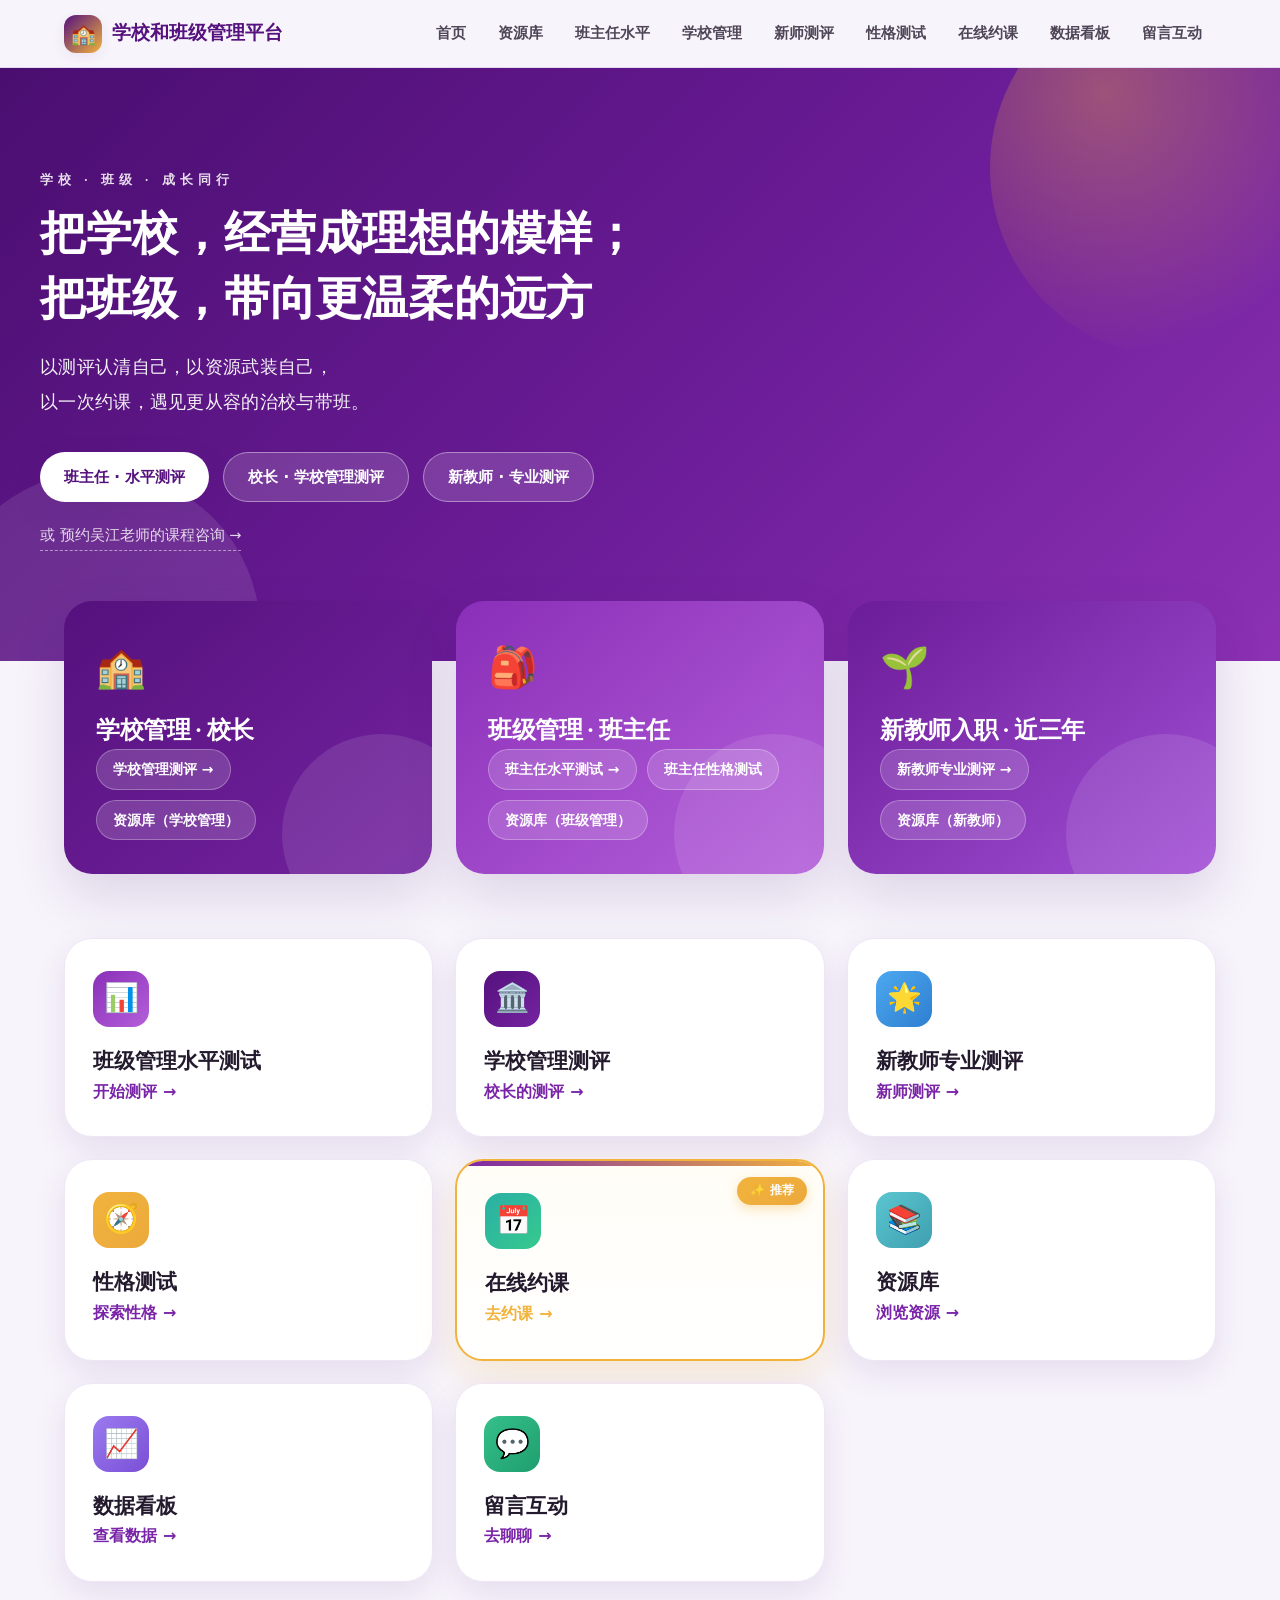
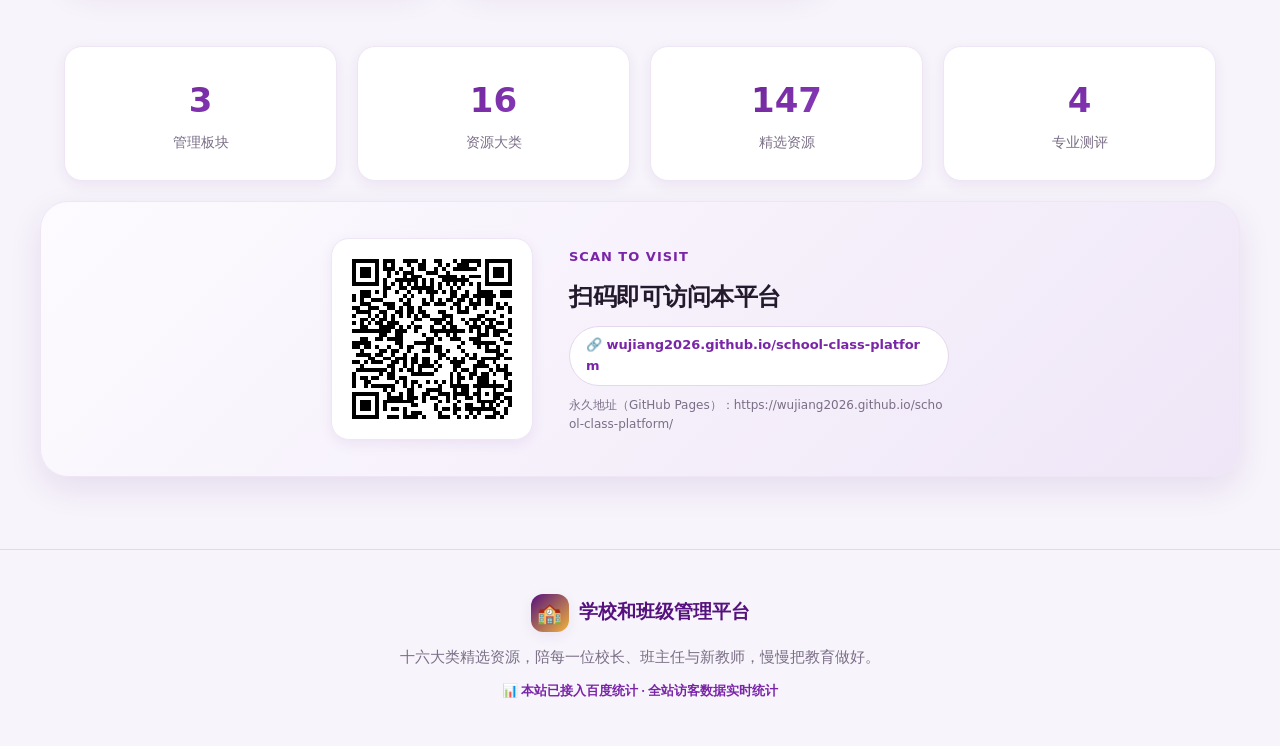
<file: index.html>
<!DOCTYPE html>
<html lang="zh-CN">
<head>
  <meta charset="UTF-8">
  <meta name="viewport" content="width=device-width, initial-scale=1.0">
  <title>学校和班级管理平台 · 首页</title>
  <link rel="stylesheet" href="assets/css/style.css">
  <script src="assets/js/tongji.js" defer></script>
</head>
<body>
  <!-- 导航 -->
  <nav class="nav">
    <div class="nav-inner">
      <a class="brand" href="index.html">
        <span class="logo">🏫</span>
        <span>学校和班级管理平台</span>
      </a>
      <button class="nav-toggle" onclick="document.getElementById('navLinks').classList.toggle('open')">☰</button>
      <div class="nav-links" id="navLinks"></div>
    </div>
  </nav>

  <!-- Hero -->
  <header class="hero">
    <div class="hero-inner">
      <span class="eyebrow">学校 · 班级 · 成长同行</span>
      <h1>把学校，经营成理想的模样；<br>把班级，带向更温柔的远方</h1>
      <p class="hero-poem">以测评认清自己，以资源武装自己，<br>以一次约课，遇见更从容的治校与带班。</p>
      <div class="hero-actions">
        <a href="level-test.html" class="btn btn-primary">班主任 · 水平测评</a>
        <a href="principal-test.html" class="btn btn-ghost">校长 · 学校管理测评</a>
        <a href="newteacher-test.html" class="btn btn-ghost">新教师 · 专业测评</a>
      </div>
      <a class="hero-book" href="booking.html">或 预约吴江老师的课程咨询 →</a>
    </div>
  </header>

  <!-- 三大管理板块 -->
  <section class="domains wrap">
    <div class="domain-grid">
      <div class="domain-card school rise" style="animation-delay:.05s">
        <div class="dc-ico">🏫</div>
        <h3>学校管理 · 校长</h3>
        <div class="dc-links">
          <a class="dc-link" href="principal-test.html">学校管理测评 →</a>
          <a class="dc-link" href="resources.html?board=学校管理">资源库（学校管理）</a>
        </div>
      </div>
      <div class="domain-card class rise" style="animation-delay:.15s">
        <div class="dc-ico">🎒</div>
        <h3>班级管理 · 班主任</h3>
        <div class="dc-links">
          <a class="dc-link" href="level-test.html">班主任水平测试 →</a>
          <a class="dc-link" href="personality-test.html">班主任性格测试</a>
          <a class="dc-link" href="resources.html?board=班级管理">资源库（班级管理）</a>
        </div>
      </div>
      <div class="domain-card newteacher rise" style="animation-delay:.25s">
        <div class="dc-ico">🌱</div>
        <h3>新教师入职 · 近三年</h3>
        <div class="dc-links">
          <a class="dc-link" href="newteacher-test.html">新教师专业测评 →</a>
          <a class="dc-link" href="resources.html?board=新教师">资源库（新教师）</a>
        </div>
      </div>
    </div>
  </section>

  <!-- 七大模块 -->
  <section class="modules wrap">
    <div class="module-grid">
      <div class="module-card rise" style="animation-delay:.05s">
        <div class="mc-icon" style="background:linear-gradient(135deg,#8A2FB8,#B45FDA)">📊</div>
        <h3>班级管理水平测试</h3>
        <a href="level-test.html" class="mc-link">开始测评 <span>→</span></a>
      </div>
      <div class="module-card rise" style="animation-delay:.15s">
        <div class="mc-icon" style="background:linear-gradient(135deg,#55117D,#7423A0)">🏛️</div>
        <h3>学校管理测评</h3>
        <a href="principal-test.html" class="mc-link">校长的测评 <span>→</span></a>
      </div>
      <div class="module-card rise" style="animation-delay:.25s">
        <div class="mc-icon" style="background:linear-gradient(135deg,#4DA8F0,#2E7FD0)">🌟</div>
        <h3>新教师专业测评</h3>
        <a href="newteacher-test.html" class="mc-link">新师测评 <span>→</span></a>
      </div>
      <div class="module-card rise" style="animation-delay:.35s">
        <div class="mc-icon" style="background:linear-gradient(135deg,#F2B33D,#EBA93C)">🧭</div>
        <h3>性格测试</h3>
        <a href="personality-test.html" class="mc-link">探索性格 <span>→</span></a>
      </div>
      <div class="module-card featured rise" style="animation-delay:.40s">
        <span class="mc-badge">✨ 推荐</span>
        <div class="mc-icon" style="background:linear-gradient(135deg,#2AB0A6,#36C98D)">📅</div>
        <h3>在线约课</h3>
        <a href="booking.html" class="mc-link">去约课 <span>→</span></a>
      </div>
      <div class="module-card rise" style="animation-delay:.45s">
        <div class="mc-icon" style="background:linear-gradient(135deg,#5AC6D0,#3F9FB0)">📚</div>
        <h3>资源库</h3>
        <a href="resources.html" class="mc-link">浏览资源 <span>→</span></a>
      </div>
      <div class="module-card rise" style="animation-delay:.55s">
        <div class="mc-icon" style="background:linear-gradient(135deg,#9B7BF0,#7A4FD6)">📈</div>
        <h3>数据看板</h3>
        <a href="dashboard.html" class="mc-link">查看数据 <span>→</span></a>
      </div>
      <div class="module-card rise" style="animation-delay:.65s">
        <div class="mc-icon" style="background:linear-gradient(135deg,#35C08A,#1F9E6F)">💬</div>
        <h3>留言互动</h3>
        <a href="messages.html" class="mc-link">去聊聊 <span>→</span></a>
      </div>
    </div>
  </section>

  <!-- 数据条 -->
  <section class="stats wrap">
    <div class="stats-grid">
      <div class="stat"><div class="num">3</div><div class="lbl">管理板块</div></div>
      <div class="stat"><div class="num">16</div><div class="lbl">资源大类</div></div>
      <div class="stat"><div class="num">147</div><div class="lbl">精选资源</div></div>
      <div class="stat"><div class="num">4</div><div class="lbl">专业测评</div></div>
    </div>
  </section>

  <!-- 扫码访问 -->
  <section class="qr-section wrap">
    <div class="qr-card">
      <div class="qr-box">
        <img src="assets/img/qr.svg" alt="扫码访问学校和班级管理平台" width="168" height="168">
      </div>
      <div class="qr-info">
        <span class="eyebrow">SCAN TO VISIT</span>
        <h2>扫码即可访问本平台</h2>
        <a class="qr-link" href="https://wujiang2026.github.io/school-class-platform/" target="_blank" rel="noopener">🔗 wujiang2026.github.io/school-class-platform</a>
        <span class="qr-alt">永久地址（GitHub Pages）：https://wujiang2026.github.io/school-class-platform/</span>
      </div>
    </div>
  </section>

  <!-- 页脚 -->
  <footer class="footer">
    <div class="brand"><span class="logo">🏫</span><span>学校和班级管理平台</span></div>
    <div class="footer-tagline">十六大类精选资源，陪每一位校长、班主任与新教师，慢慢把教育做好。</div>
    <div class="tongji-badge">📊 本站已接入百度统计 · 全站访客数据实时统计</div>
  </footer>

  <script src="assets/js/tracker.js"></script>
  <script src="assets/js/nav.js"></script>
</body>
</html>
</file>
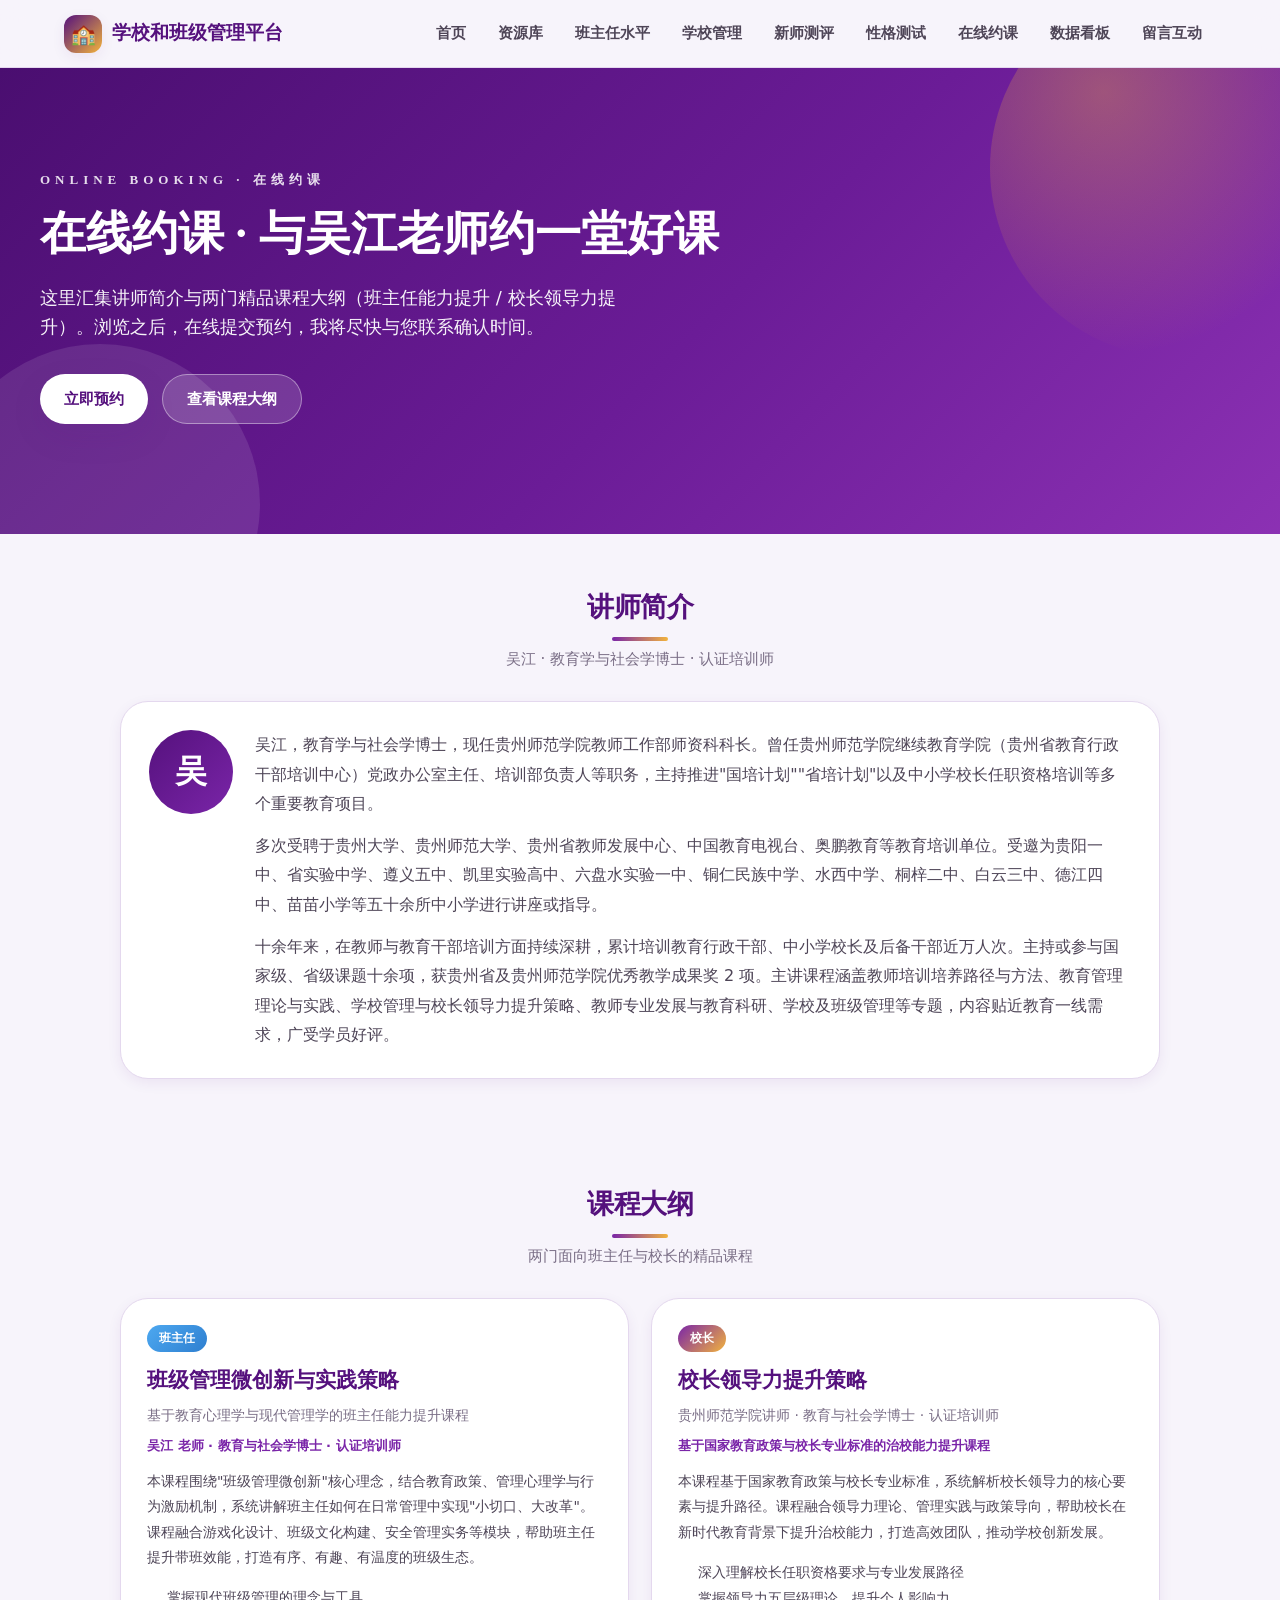
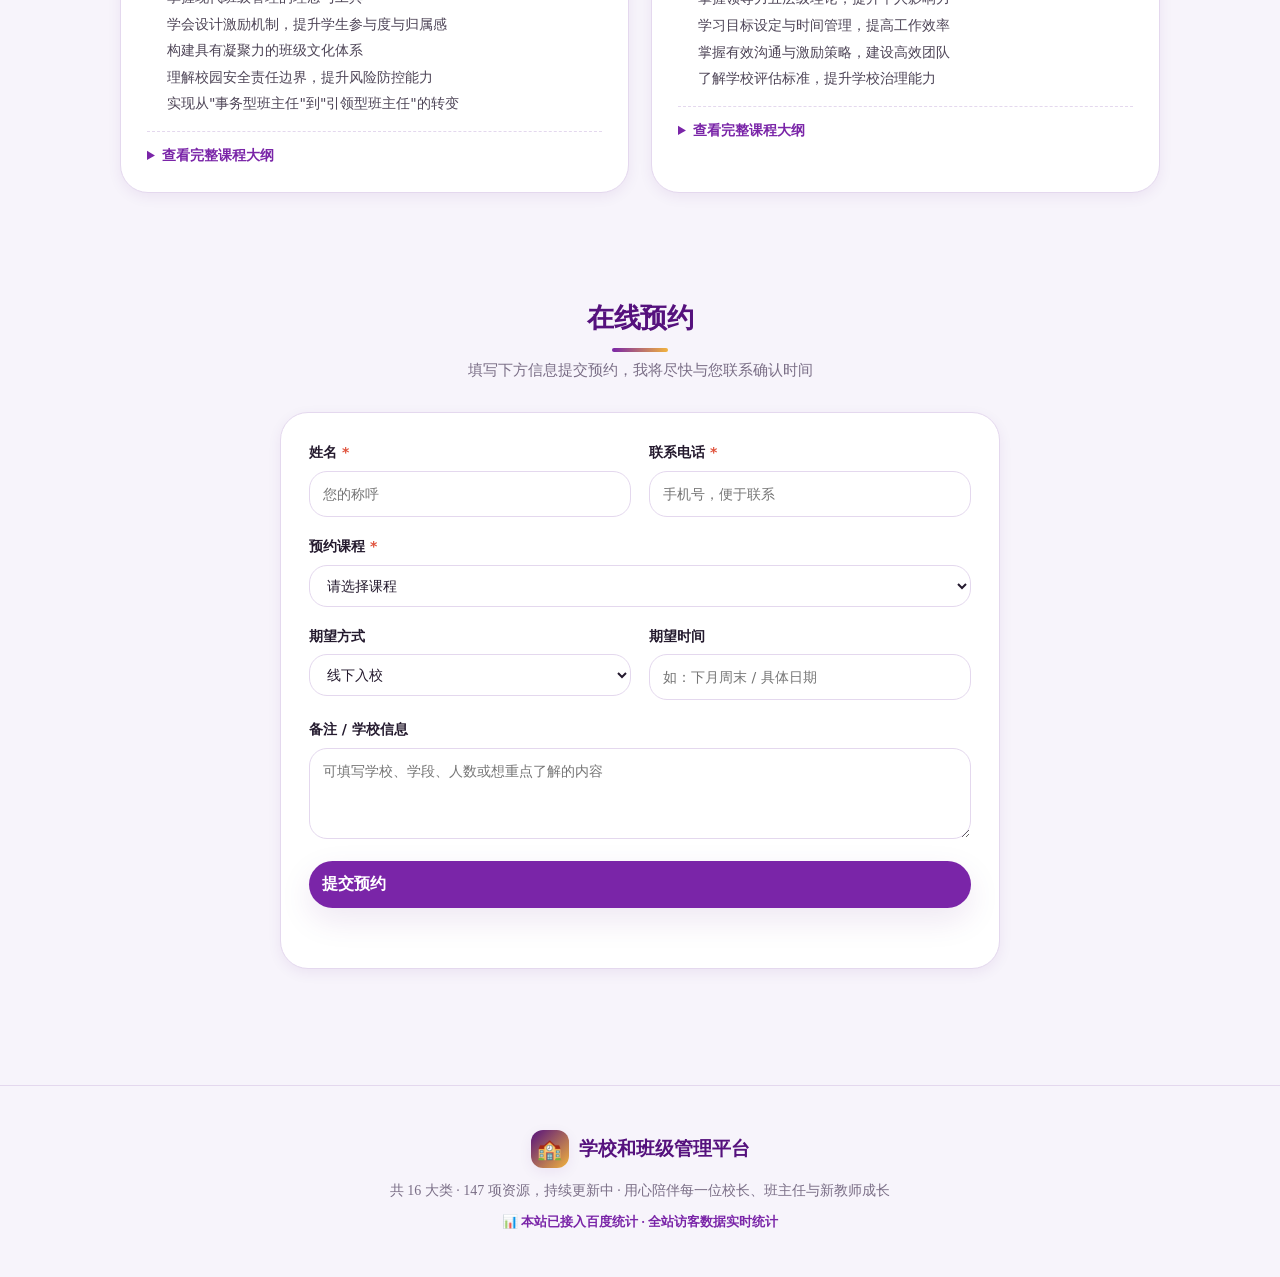
<file: booking.html>
<!DOCTYPE html>
<html lang="zh-CN">
<head>
  <meta charset="UTF-8">
  <meta name="viewport" content="width=device-width, initial-scale=1.0">
  <title>在线约课 · 学校和班级管理平台</title>
  <link rel="stylesheet" href="assets/css/style.css">
  <script src="assets/js/tongji.js" defer></script>
</head>
<body>
  <!-- 导航 -->
  <nav class="nav">
    <div class="nav-inner">
      <a class="brand" href="index.html">
        <span class="logo">🏫</span>
        <span>学校和班级管理平台</span>
      </a>
      <button class="nav-toggle" onclick="document.getElementById('navLinks').classList.toggle('open')">☰</button>
      <div class="nav-links" id="navLinks"></div>
    </div>
  </nav>

  <!-- Hero -->
  <header class="hero">
    <div class="hero-inner">
      <span class="eyebrow" style="color:rgba(255,255,255,.9)">ONLINE BOOKING · 在线约课</span>
      <h1>在线约课 · 与吴江老师约一堂好课</h1>
      <p>这里汇集讲师简介与两门精品课程大纲（班主任能力提升 / 校长领导力提升）。浏览之后，在线提交预约，我将尽快与您联系确认时间。</p>
      <div class="hero-actions">
        <a href="#booking" class="btn btn-primary">立即预约</a>
        <a href="#courses" class="btn btn-ghost">查看课程大纲</a>
      </div>
    </div>
  </header>

  <main class="container">

    <!-- 讲师简介 -->
    <section class="section" id="about">
      <div class="section-head">
        <h2 class="section-title">讲师简介</h2>
        <p class="section-sub">吴江 · 教育学与社会学博士 · 认证培训师</p>
      </div>
      <div class="profile-card">
        <div class="profile-avatar">吴</div>
        <div class="profile-body">
          <p>吴江，教育学与社会学博士，现任贵州师范学院教师工作部师资科科长。曾任贵州师范学院继续教育学院（贵州省教育行政干部培训中心）党政办公室主任、培训部负责人等职务，主持推进"国培计划""省培计划"以及中小学校长任职资格培训等多个重要教育项目。</p>
          <p>多次受聘于贵州大学、贵州师范大学、贵州省教师发展中心、中国教育电视台、奥鹏教育等教育培训单位。受邀为贵阳一中、省实验中学、遵义五中、凯里实验高中、六盘水实验一中、铜仁民族中学、水西中学、桐梓二中、白云三中、德江四中、苗苗小学等五十余所中小学进行讲座或指导。</p>
          <p>十余年来，在教师与教育干部培训方面持续深耕，累计培训教育行政干部、中小学校长及后备干部近万人次。主持或参与国家级、省级课题十余项，获贵州省及贵州师范学院优秀教学成果奖 2 项。主讲课程涵盖教师培训培养路径与方法、教育管理理论与实践、学校管理与校长领导力提升策略、教师专业发展与教育科研、学校及班级管理等专题，内容贴近教育一线需求，广受学员好评。</p>
        </div>
      </div>
    </section>

    <!-- 课程大纲 -->
    <section class="section" id="courses">
      <div class="section-head">
        <h2 class="section-title">课程大纲</h2>
        <p class="section-sub">两门面向班主任与校长的精品课程</p>
      </div>

      <div class="course-grid">
        <!-- 课程一 -->
        <article class="course-card">
          <div class="course-tag tag-class">班主任</div>
          <h3>班级管理微创新与实践策略</h3>
          <p class="course-sub">基于教育心理学与现代管理学的班主任能力提升课程</p>
          <div class="course-meta">吴江 老师 · 教育与社会学博士 · 认证培训师</div>
          <p class="course-intro">本课程围绕"班级管理微创新"核心理念，结合教育政策、管理心理学与行为激励机制，系统讲解班主任如何在日常管理中实现"小切口、大改革"。课程融合游戏化设计、班级文化构建、安全管理实务等模块，帮助班主任提升带班效能，打造有序、有趣、有温度的班级生态。</p>
          <ul class="course-goals">
            <li>掌握现代班级管理的理念与工具</li>
            <li>学会设计激励机制，提升学生参与度与归属感</li>
            <li>构建具有凝聚力的班级文化体系</li>
            <li>理解校园安全责任边界，提升风险防控能力</li>
            <li>实现从"事务型班主任"到"引领型班主任"的转变</li>
          </ul>
          <details class="course-outline">
            <summary>查看完整课程大纲</summary>
            <div class="outline-body">
              <p><strong>适合人群：</strong>中小学班主任、青年教师；学校中层管理者、德育干部；教师培训者、教育研究者；师范类专业学生</p>
              <p><strong>课程特色：</strong>理念前沿（融合《游戏改变世界》《公平理论》等跨学科理论）；工具实用（提供"非物质激励八大方法""班级文化构建模板"等实操工具）；案例丰富（团队PK、辩论赛、爱心超市等真实校例）；政策导向（紧扣《中小学教师培训课程指导标准（班级管理）》等国家文件）</p>
              <ol>
                <li><b>模块一：理念重塑——班主任的专业视角与角色定位</b><br>我们是如何学会当班主任的？班主任能力提升的路径与标准；管理的本质：激励与筹码；从"事务型"到"引领型"的思维转变</li>
                <li><b>模块二：机制创新——游戏化激励与班级动力系统</b><br>游戏为什么让人着迷？四大要素解析；班级激励的"非物质激励的八大方法与实践案例"；团队展示PK、学分激励、辩论赛等微创新活动设计</li>
                <li><b>模块三：文化构建——使命·愿景·价值观落地班级</b><br>什么是真正的班级文化？从阿里巴巴、华为看组织文化的核心要素；班级使命、愿景、价值观的提炼与表达；班风、班规、关键行动的协同设计</li>
                <li><b>模块四：安全底线——班主任的法律意识与风险防范</b><br>《民法典》《中小学班主任工作规定》关键条款解读；安全教育与及时告知义务的履行；学生意外伤害的责任界定与应对策略；如何签订《安全责任书》与自我保护</li>
                <li><b>模块五：案例复盘与行动规划——实践应用与能力提升</b><br>班级管理典型场景模拟与对策；个人带班风格诊断与优化建议；制定《班级管理微创新行动清单》</li>
              </ol>
              <p><strong>课程形式：</strong>线上直播 + 答疑；线下工作坊；配备 PPT + 案例包</p>
            </div>
          </details>
        </article>

        <!-- 课程二 -->
        <article class="course-card">
          <div class="course-tag tag-principal">校长</div>
          <h3>校长领导力提升策略</h3>
          <p class="course-sub">贵州师范学院讲师 · 教育与社会学博士 · 认证培训师</p>
          <div class="course-meta">基于国家教育政策与校长专业标准的治校能力提升课程</div>
          <p class="course-intro">本课程基于国家教育政策与校长专业标准，系统解析校长领导力的核心要素与提升路径。课程融合领导力理论、管理实践与政策导向，帮助校长在新时代教育背景下提升治校能力，打造高效团队，推动学校创新发展。</p>
          <ul class="course-goals">
            <li>深入理解校长任职资格要求与专业发展路径</li>
            <li>掌握领导力五层级理论，提升个人影响力</li>
            <li>学习目标设定与时间管理，提高工作效率</li>
            <li>掌握有效沟通与激励策略，建设高效团队</li>
            <li>了解学校评估标准，提升学校治理能力</li>
          </ul>
          <details class="course-outline">
            <summary>查看完整课程大纲</summary>
            <div class="outline-body">
              <p><strong>适合人群：</strong>中小学校长、副校长及后备干部；幼儿园园长及管理干部；教育行政部门管理干部；学校中层管理者</p>
              <p><strong>课程特色：</strong>政策导向（紧扣国家教育政策与校长专业标准）；理论扎实（融合领导力经典理论与最新研究成果）；实践性强（提供可操作的管理工具与策略）；案例丰富（结合学校管理真实场景与挑战）；互动体验（通过案例分析、角色扮演提升学习效果）</p>
              <p><strong>核心政策依据：</strong>《中共中央 国务院关于全面深化新时代教师队伍建设改革的意见》《中小学校领导人员管理暂行办法》《教育部关于进一步加强中小学校长培训工作的意见》《贵州省全面深化新时代教师队伍建设改革的实施意见》《贵州省示范性普通高中评估方案》</p>
              <ol>
                <li><b>模块一：政策解读与任职要求</b><br>校长专业标准与资格要求；国家教育政策与校长队伍建设；校长任职资格与培训要求；校长专业素养与能力标准；校长职级制改革与发展路径</li>
                <li><b>模块二：领导力理论与层级</b><br>从权力到文化的领导力发展；领导力的五种定义视角；麦克斯韦尔领导力五层级；思维定式与领导力突破；反对者管理与变革推动</li>
                <li><b>模块三：目标管理与学校发展</b><br>学校发展规划与特色打造；目标设定的 SMART 原则；学校发展规划制定；特色学校建设路径；从四大名著学目标管理</li>
                <li><b>模块四：时间管理与责任分配</b><br>高效工作与团队赋能；猴子管理法则与应用；时间管理四象限；责任锁定与有效授权；避免背上他人的"猴子"</li>
                <li><b>模块五：有效沟通与团队建设</b><br>构建高效协作团队；卡内基沟通原则；斯多葛控制二分法；关注未来与解决问题；请示汇报与向上管理</li>
                <li><b>模块六：激励机制与团队文化</b><br>激发团队潜能与活力；激励的底层逻辑与驱动因素；激励三原则：黑白分明、正反对称、奖惩及时；团队文化建设与环境影响；成就他人与人才培养</li>
              </ol>
              <p><strong>课程形式：</strong>专题讲座（政策解读与理论解析）；案例分析（学校管理真实场景分析）；工作坊（领导力工具实操训练）；同行交流（经验分享与问题研讨）；配备学习资料包与管理工具表</p>
              <p><strong>核心观点：</strong>领导力就是影响力，是通过他人完成工作的艺术。管理的本质是激发善意，让团队成员不断向好。作为领导者，我们应该追求的是被尊重和信任而不是被别人喜欢。</p>
            </div>
          </details>
        </article>
      </div>
    </section>

    <!-- 在线预约 -->
    <section class="section" id="booking">
      <div class="section-head">
        <h2 class="section-title">在线预约</h2>
        <p class="section-sub">填写下方信息提交预约，我将尽快与您联系确认时间</p>
      </div>

      <form class="booking-form" id="bookingForm" novalidate>
        <div class="form-row">
          <label class="form-field">
            <span>姓名 <i>*</i></span>
            <input type="text" name="name" placeholder="您的称呼" required>
          </label>
          <label class="form-field">
            <span>联系电话 <i>*</i></span>
            <input type="tel" name="phone" placeholder="手机号，便于联系" required>
          </label>
        </div>

        <label class="form-field">
          <span>预约课程 <i>*</i></span>
          <select name="course" required>
            <option value="">请选择课程</option>
            <option>班级管理微创新与实践策略（班主任）</option>
            <option>校长领导力提升策略（校长）</option>
            <option>暂未确定 / 先咨询</option>
          </select>
        </label>

        <div class="form-row">
          <label class="form-field">
            <span>期望方式</span>
            <select name="mode">
              <option>线下入校</option>
              <option>线上直播</option>
              <option>工作坊</option>
              <option>电话沟通</option>
            </select>
          </label>
          <label class="form-field">
            <span>期望时间</span>
            <input type="text" name="time" placeholder="如：下月周末 / 具体日期">
          </label>
        </div>

        <label class="form-field">
          <span>备注 / 学校信息</span>
          <textarea name="note" rows="3" placeholder="可填写学校、学段、人数或想重点了解的内容"></textarea>
        </label>

        <button type="submit" class="btn btn-primary booking-submit">提交预约</button>
        <p class="form-tip" id="formTip" role="status"></p>
      </form>

      <div class="booking-history" id="bookingHistory" hidden>
        <h3 class="history-title">我的预约记录</h3>
        <ul id="historyList"></ul>
      </div>
    </section>

  </main>

  <!-- 页脚 -->
  <footer class="footer">
    <div class="brand"><span class="logo">🏫</span><span>学校和班级管理平台</span></div>
    <div>共 16 大类 · 147 项资源，持续更新中 · 用心陪伴每一位校长、班主任与新教师成长</div>
    <div class="tongji-badge">📊 本站已接入百度统计 · 全站访客数据实时统计</div>
  </footer>

  <script src="assets/js/tracker.js"></script>
  <script src="assets/js/nav.js"></script>
  <script src="assets/js/booking.js"></script>
</body>
</html>
</file>
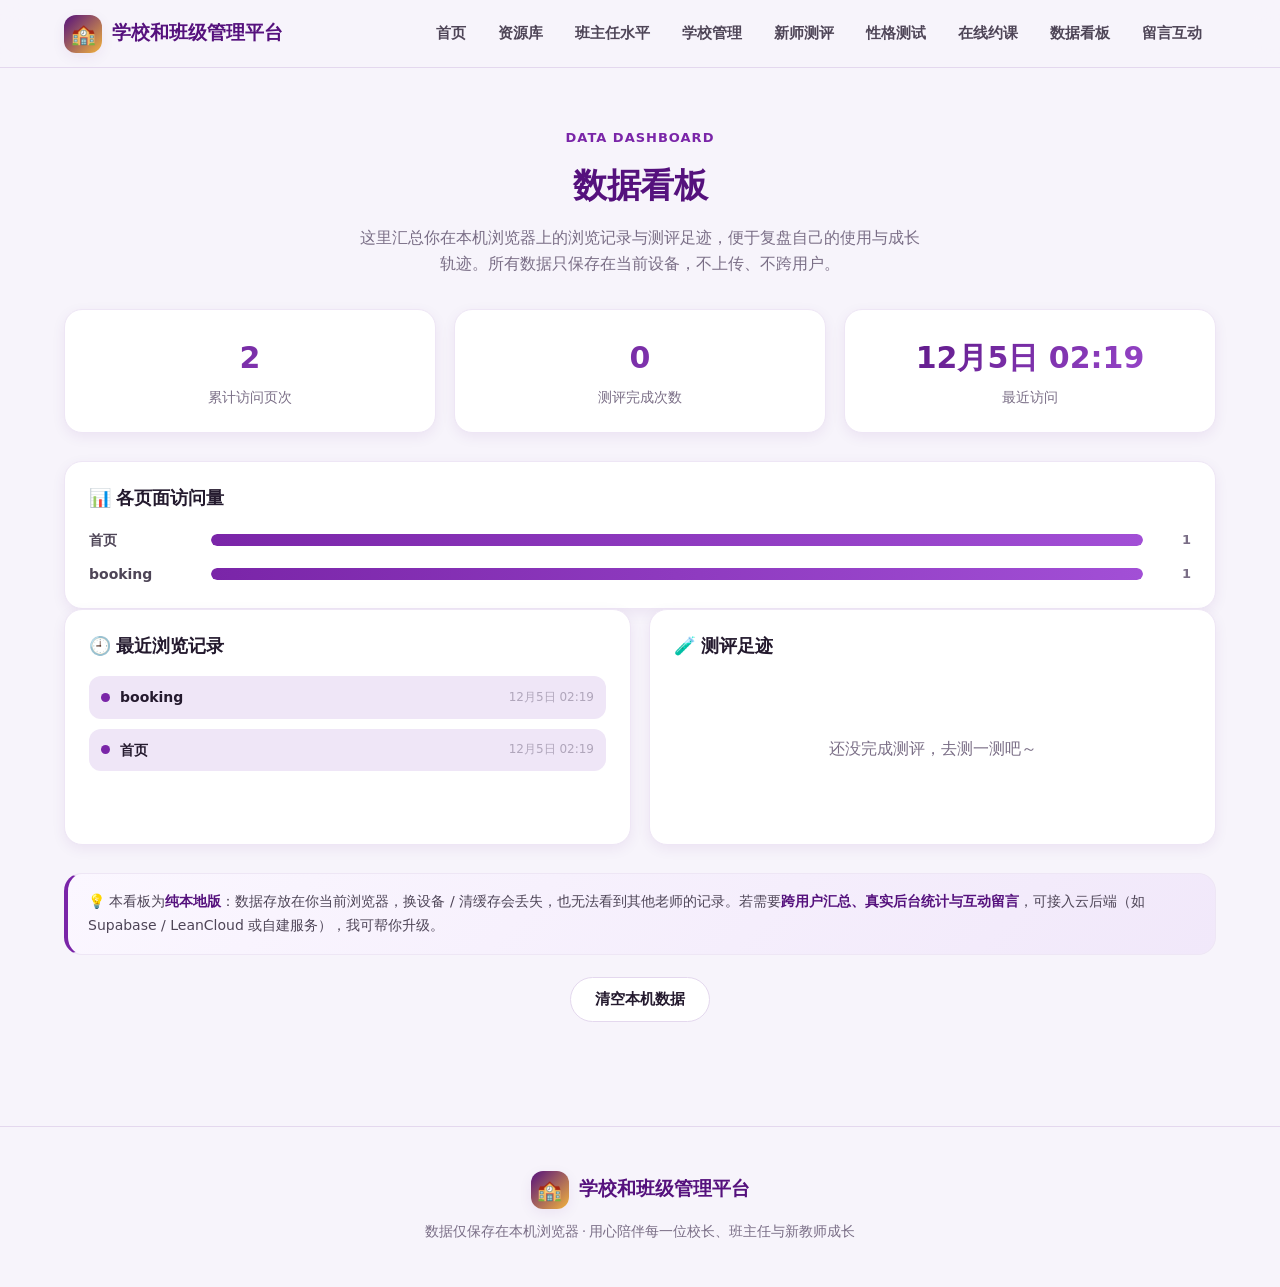
<file: dashboard.html>
<!DOCTYPE html>
<html lang="zh-CN">
<head>
  <meta charset="UTF-8">
  <meta name="viewport" content="width=device-width, initial-scale=1.0">
  <title>数据看板 · 学校和班级管理平台</title>
  <link rel="stylesheet" href="assets/css/style.css">
  <script src="assets/js/tongji.js" defer></script>
</head>
<body>
  <nav class="nav">
    <div class="nav-inner">
      <a class="brand" href="index.html"><span class="logo">🏫</span><span>学校和班级管理平台</span></a>
      <button class="nav-toggle" onclick="document.getElementById('navLinks').classList.toggle('open')">☰</button>
      <div class="nav-links" id="navLinks"></div>
    </div>
  </nav>

  <div class="test-hero">
    <span class="eyebrow">DATA DASHBOARD</span>
    <h1>数据看板</h1>
    <p>这里汇总你在本机浏览器上的浏览记录与测评足迹，便于复盘自己的使用与成长轨迹。所有数据只保存在当前设备，不上传、不跨用户。</p>
  </div>

  <div class="wrap" style="padding-bottom:40px">
    <div class="dash-grid" id="miniStats"></div>

    <div class="dash-section">
      <h3 class="dash-h">📊 各页面访问量</h3>
      <div class="visit-bars" id="pageBars"></div>
    </div>

    <div class="dash-grid dash-2col">
      <div class="dash-section">
        <h3 class="dash-h">🕘 最近浏览记录</h3>
        <div class="visit-list" id="visitList"></div>
      </div>
      <div class="dash-section">
        <h3 class="dash-h">🧪 测评足迹</h3>
        <div class="visit-list" id="testList"></div>
      </div>
    </div>

    <div class="note-box">
      💡 本看板为<strong>纯本地版</strong>：数据存放在你当前浏览器，换设备 / 清缓存会丢失，也无法看到其他老师的记录。若需要<strong>跨用户汇总、真实后台统计与互动留言</strong>，可接入云后端（如 Supabase / LeanCloud 或自建服务），我可帮你升级。
    </div>

    <div style="text-align:center;margin-top:22px">
      <button class="btn btn-ghost" id="clearBtn">清空本机数据</button>
    </div>
  </div>

  <footer class="footer">
    <div class="brand"><span class="logo">🏫</span><span>学校和班级管理平台</span></div>
    <div>数据仅保存在本机浏览器 · 用心陪伴每一位校长、班主任与新教师成长</div>
  </footer>

  <script src="assets/js/tracker.js"></script>
  <script src="assets/js/dashboard.js"></script>
  <script src="assets/js/nav.js"></script>
</body>
</html>
</file>
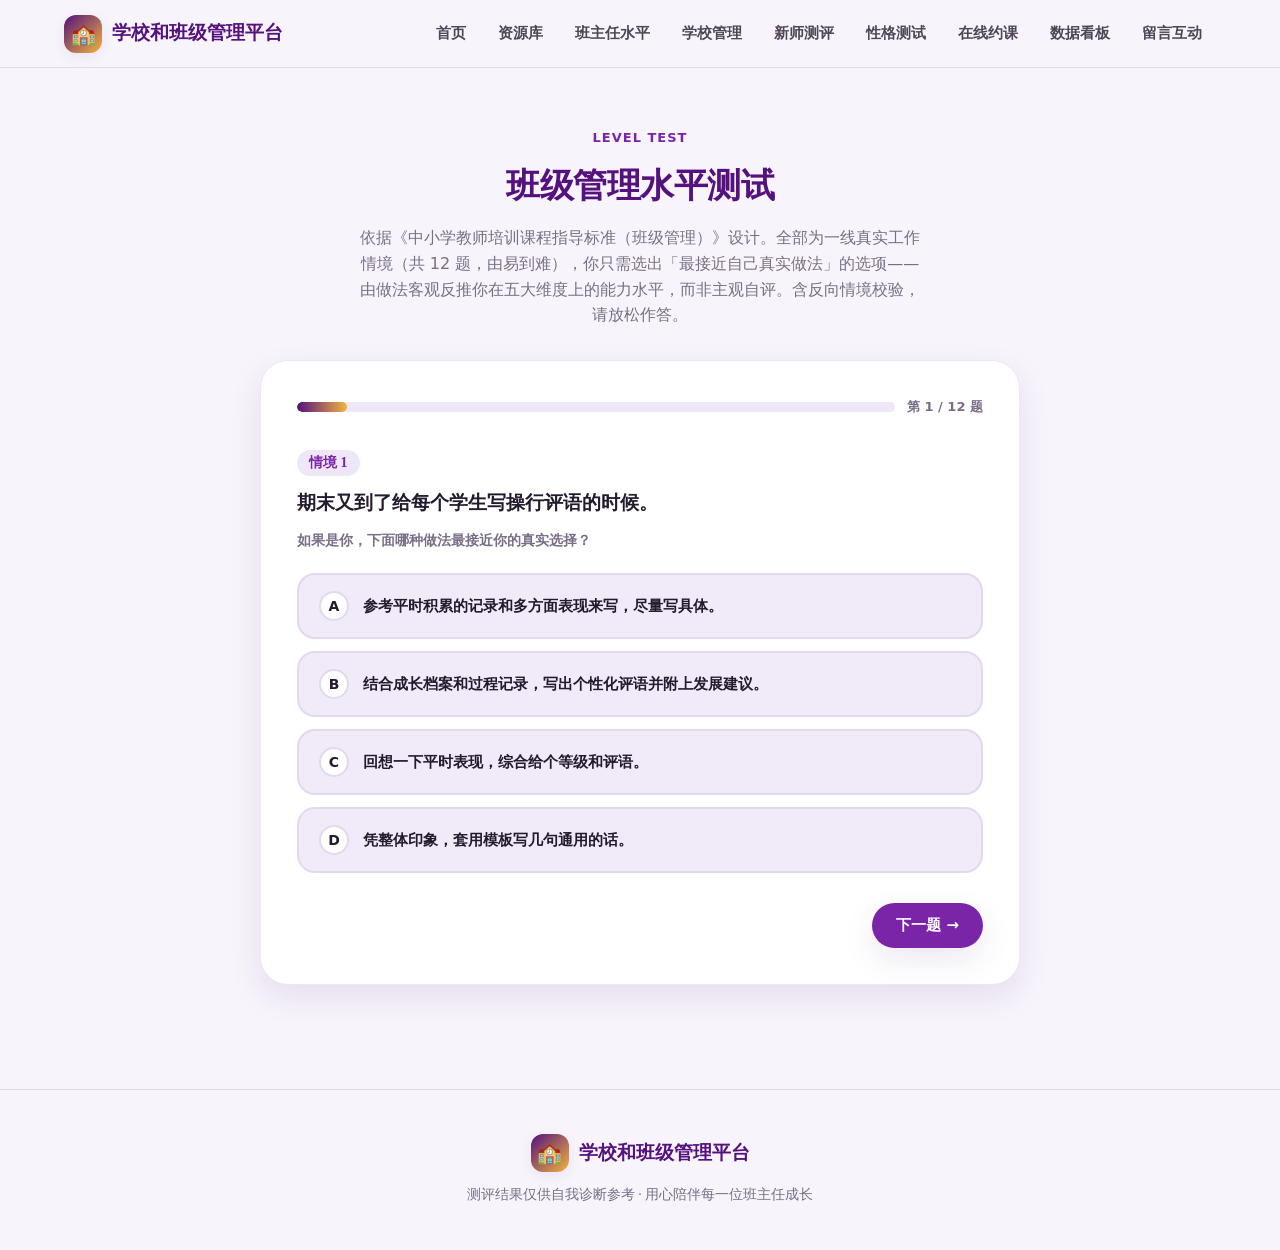
<file: level-test.html>
<!DOCTYPE html>
<html lang="zh-CN">
<head>
  <meta charset="UTF-8">
  <meta name="viewport" content="width=device-width, initial-scale=1.0">
  <title>班级管理水平测试 · 学校和班级管理平台</title>
  <link rel="stylesheet" href="assets/css/style.css">
  <script src="assets/js/tongji.js" defer></script>
</head>
<body>
  <nav class="nav">
    <div class="nav-inner">
      <a class="brand" href="index.html"><span class="logo">🏫</span><span>学校和班级管理平台</span></a>
      <button class="nav-toggle" onclick="document.getElementById('navLinks').classList.toggle('open')">☰</button>
      <div class="nav-links" id="navLinks">
        <a href="index.html">首页</a>
        <a href="resources.html">资源库</a>
        <a href="level-test.html" class="active">班主任水平</a>
        <a href="personality-test.html">性格测试</a>
        <a href="principal-test.html">学校管理测评</a>
      </div>
    </div>
  </nav>

  <div class="test-hero">
    <span class="eyebrow">LEVEL TEST</span>
    <h1>班级管理水平测试</h1>
    <p>依据《中小学教师培训课程指导标准（班级管理）》设计。全部为一线真实工作情境（共 12 题，由易到难），你只需选出「最接近自己真实做法」的选项——由做法客观反推你在五大维度上的能力水平，而非主观自评。含反向情境校验，请放松作答。</p>
  </div>

  <div class="wrap" style="padding-bottom:40px">
    <div class="quiz" id="quiz">
      <!-- 题目 -->
      <div id="questionArea">
        <div class="progress-wrap">
          <div class="progress-bar"><div class="progress-fill" id="progressFill"></div></div>
          <span class="progress-text" id="progressText">第 1 / 12 题</span>
        </div>
        <h2 class="q-title" id="qTitle"></h2>
        <div class="options" id="options"></div>
        <div class="quiz-nav">
          <button class="btn btn-ghost" id="prevBtn">← 上一题</button>
          <button class="btn btn-primary" id="nextBtn">下一题 →</button>
        </div>
      </div>

      <!-- 结果 -->
      <div id="resultArea" class="result hidden"></div>
    </div>
  </div>

  <footer class="footer">
    <div class="brand"><span class="logo">🏫</span><span>学校和班级管理平台</span></div>
    <div>测评结果仅供自我诊断参考 · 用心陪伴每一位班主任成长</div>
  </footer>

  <script src="assets/js/tracker.js"></script>
  <script src="assets/js/level-test.js"></script>
  <script src="assets/js/nav.js"></script>
</body>
</html>
</file>
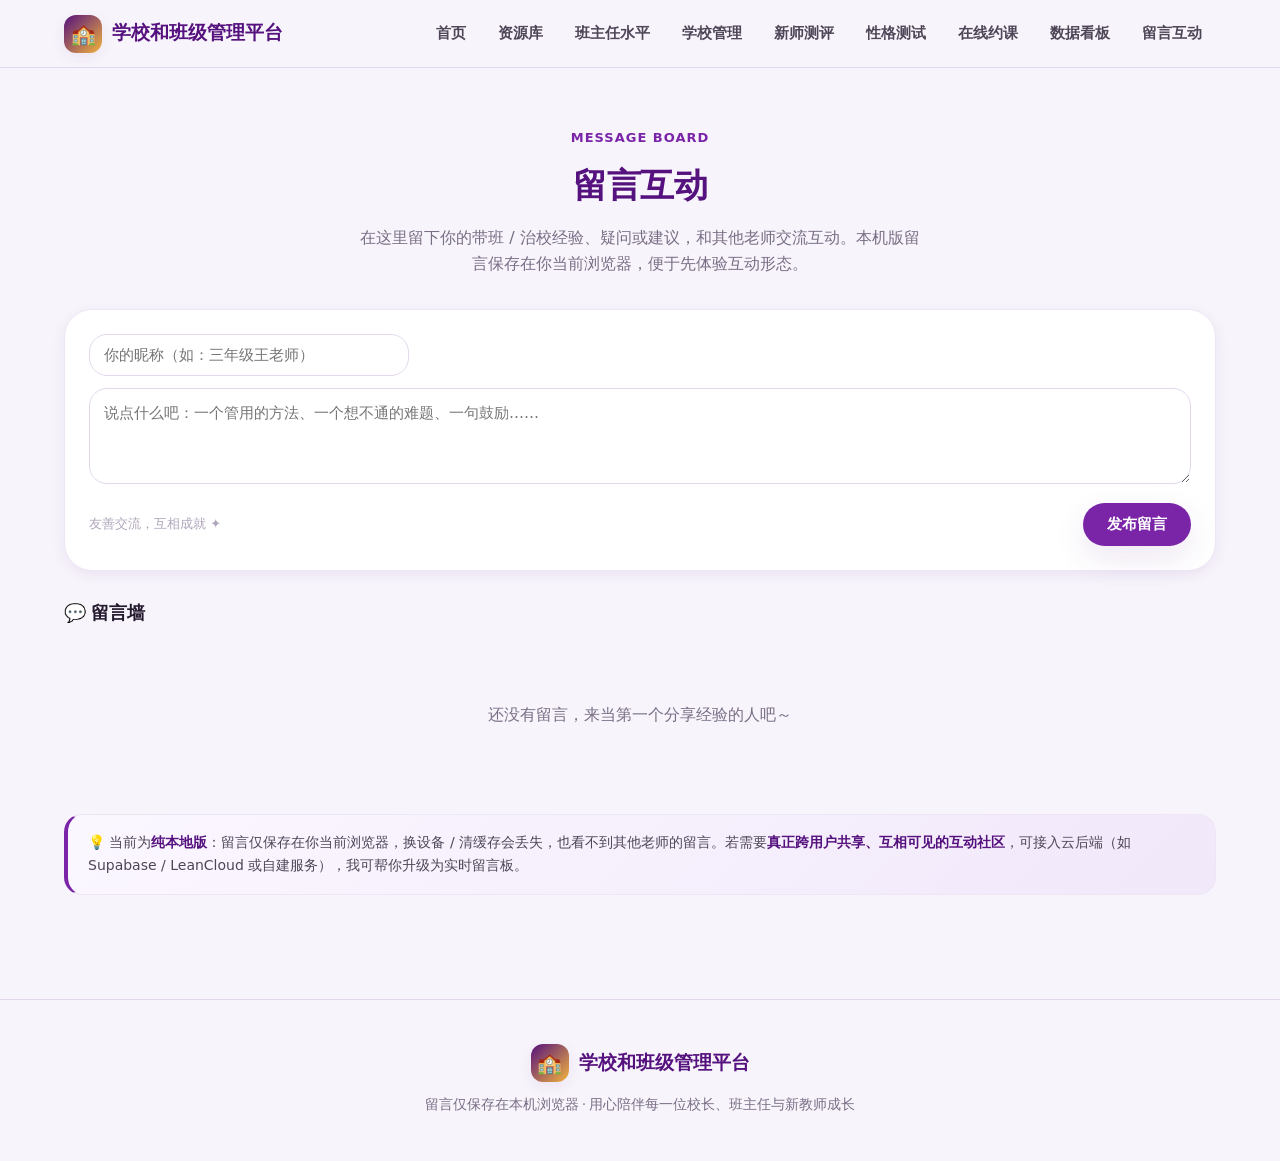
<file: messages.html>
<!DOCTYPE html>
<html lang="zh-CN">
<head>
  <meta charset="UTF-8">
  <meta name="viewport" content="width=device-width, initial-scale=1.0">
  <title>留言互动 · 学校和班级管理平台</title>
  <link rel="stylesheet" href="assets/css/style.css">
  <script src="assets/js/tongji.js" defer></script>
</head>
<body>
  <nav class="nav">
    <div class="nav-inner">
      <a class="brand" href="index.html"><span class="logo">🏫</span><span>学校和班级管理平台</span></a>
      <button class="nav-toggle" onclick="document.getElementById('navLinks').classList.toggle('open')">☰</button>
      <div class="nav-links" id="navLinks"></div>
    </div>
  </nav>

  <div class="test-hero">
    <span class="eyebrow">MESSAGE BOARD</span>
    <h1>留言互动</h1>
    <p>在这里留下你的带班 / 治校经验、疑问或建议，和其他老师交流互动。本机版留言保存在你当前浏览器，便于先体验互动形态。</p>
  </div>

  <div class="wrap" style="padding-bottom:40px">
    <div class="msg-form">
      <input class="msg-name" id="msgName" maxlength="20" placeholder="你的昵称（如：三年级王老师）">
      <textarea class="msg-text" id="msgText" maxlength="500" placeholder="说点什么吧：一个管用的方法、一个想不通的难题、一句鼓励……"></textarea>
      <div class="msg-form-foot">
        <span class="msg-tip">友善交流，互相成就 ✦</span>
        <button class="btn btn-primary" id="msgSend">发布留言</button>
      </div>
    </div>

    <h3 class="dash-h" style="margin:28px 0 14px">💬 留言墙</h3>
    <div class="msg-list" id="msgList"></div>

    <div class="note-box">
      💡 当前为<strong>纯本地版</strong>：留言仅保存在你当前浏览器，换设备 / 清缓存会丢失，也看不到其他老师的留言。若需要<strong>真正跨用户共享、互相可见的互动社区</strong>，可接入云后端（如 Supabase / LeanCloud 或自建服务），我可帮你升级为实时留言板。
    </div>
  </div>

  <footer class="footer">
    <div class="brand"><span class="logo">🏫</span><span>学校和班级管理平台</span></div>
    <div>留言仅保存在本机浏览器 · 用心陪伴每一位校长、班主任与新教师成长</div>
  </footer>

  <script src="assets/js/tracker.js"></script>
  <script src="assets/js/messages.js"></script>
  <script src="assets/js/nav.js"></script>
</body>
</html>
</file>
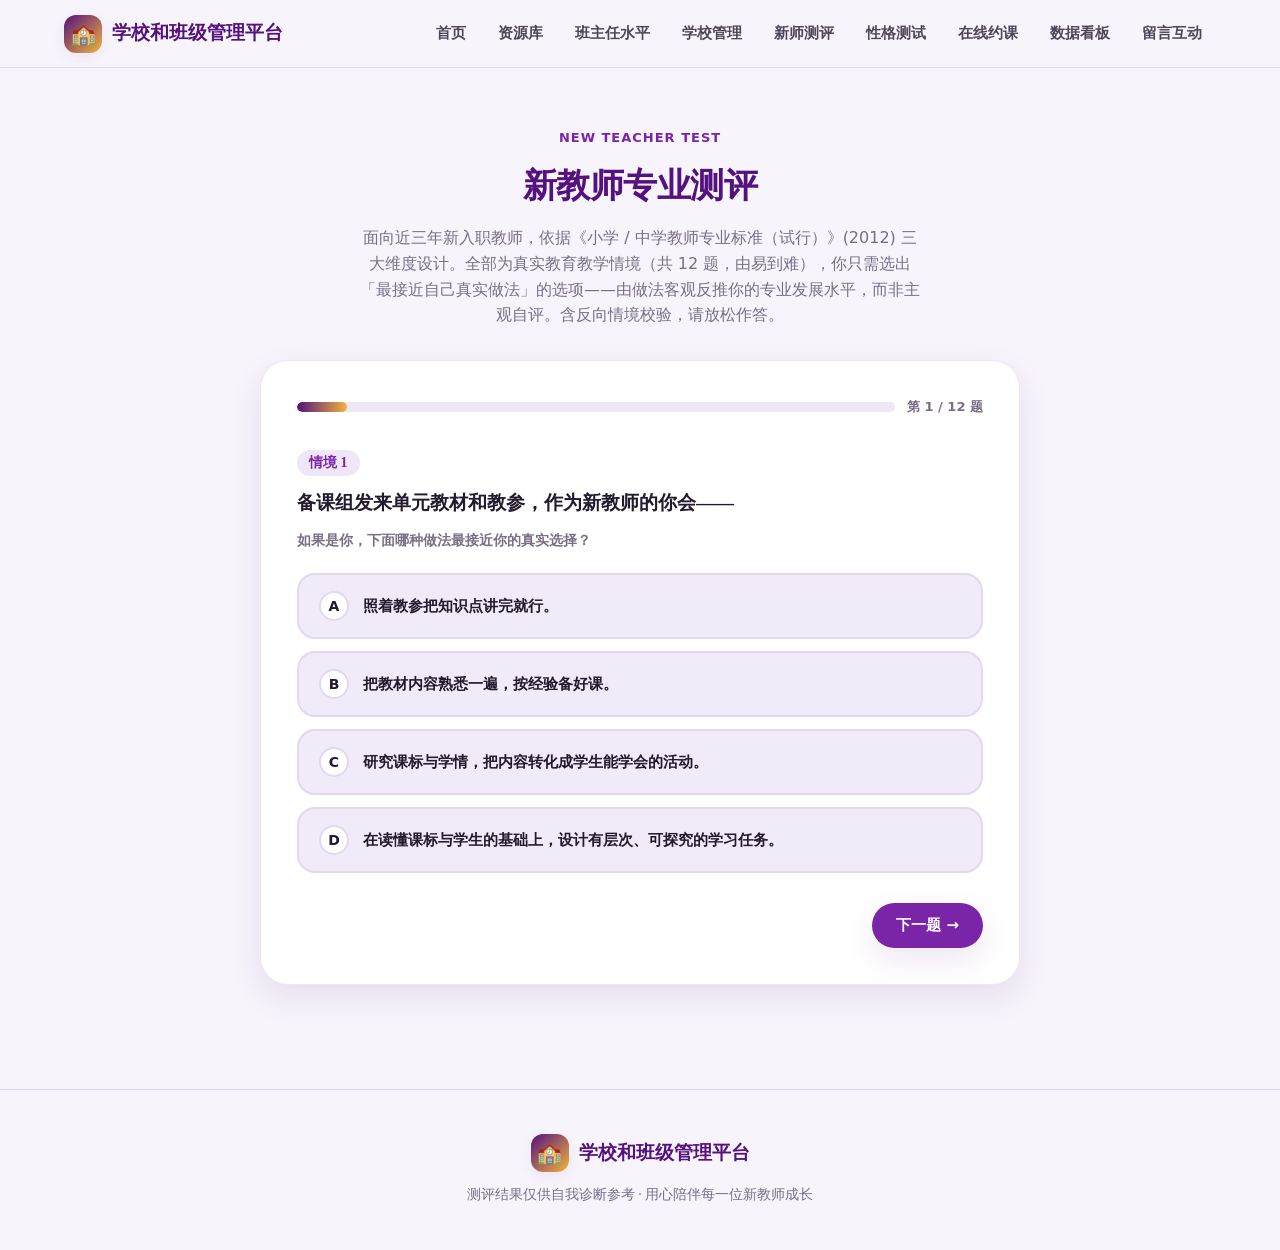
<file: newteacher-test.html>
<!DOCTYPE html>
<html lang="zh-CN">
<head>
  <meta charset="UTF-8">
  <meta name="viewport" content="width=device-width, initial-scale=1.0">
  <title>新教师专业测评 · 学校和班级管理平台</title>
  <link rel="stylesheet" href="assets/css/style.css">
  <script src="assets/js/tongji.js" defer></script>
</head>
<body>
  <nav class="nav">
    <div class="nav-inner">
      <a class="brand" href="index.html"><span class="logo">🏫</span><span>学校和班级管理平台</span></a>
      <button class="nav-toggle" onclick="document.getElementById('navLinks').classList.toggle('open')">☰</button>
      <div class="nav-links" id="navLinks"></div>
    </div>
  </nav>

  <div class="test-hero">
    <span class="eyebrow">NEW TEACHER TEST</span>
    <h1>新教师专业测评</h1>
    <p>面向近三年新入职教师，依据《小学 / 中学教师专业标准（试行）》(2012) 三大维度设计。全部为真实教育教学情境（共 12 题，由易到难），你只需选出「最接近自己真实做法」的选项——由做法客观反推你的专业发展水平，而非主观自评。含反向情境校验，请放松作答。</p>
  </div>

  <div class="wrap" style="padding-bottom:40px">
    <div class="quiz" id="quiz">
      <div id="questionArea">
        <div class="progress-wrap">
          <div class="progress-bar"><div class="progress-fill" id="progressFill"></div></div>
          <span class="progress-text" id="progressText">第 1 / 12 题</span>
        </div>
        <h2 class="q-title" id="qTitle"></h2>
        <div class="options" id="options"></div>
        <div class="quiz-nav">
          <button class="btn btn-ghost" id="prevBtn">← 上一题</button>
          <button class="btn btn-primary" id="nextBtn">下一题 →</button>
        </div>
      </div>

      <div id="resultArea" class="result hidden"></div>
    </div>
  </div>

  <footer class="footer">
    <div class="brand"><span class="logo">🏫</span><span>学校和班级管理平台</span></div>
    <div>测评结果仅供自我诊断参考 · 用心陪伴每一位新教师成长</div>
  </footer>

  <script src="assets/js/tracker.js"></script>
  <script src="assets/js/newteacher-test.js"></script>
  <script src="assets/js/nav.js"></script>
</body>
</html>
</file>
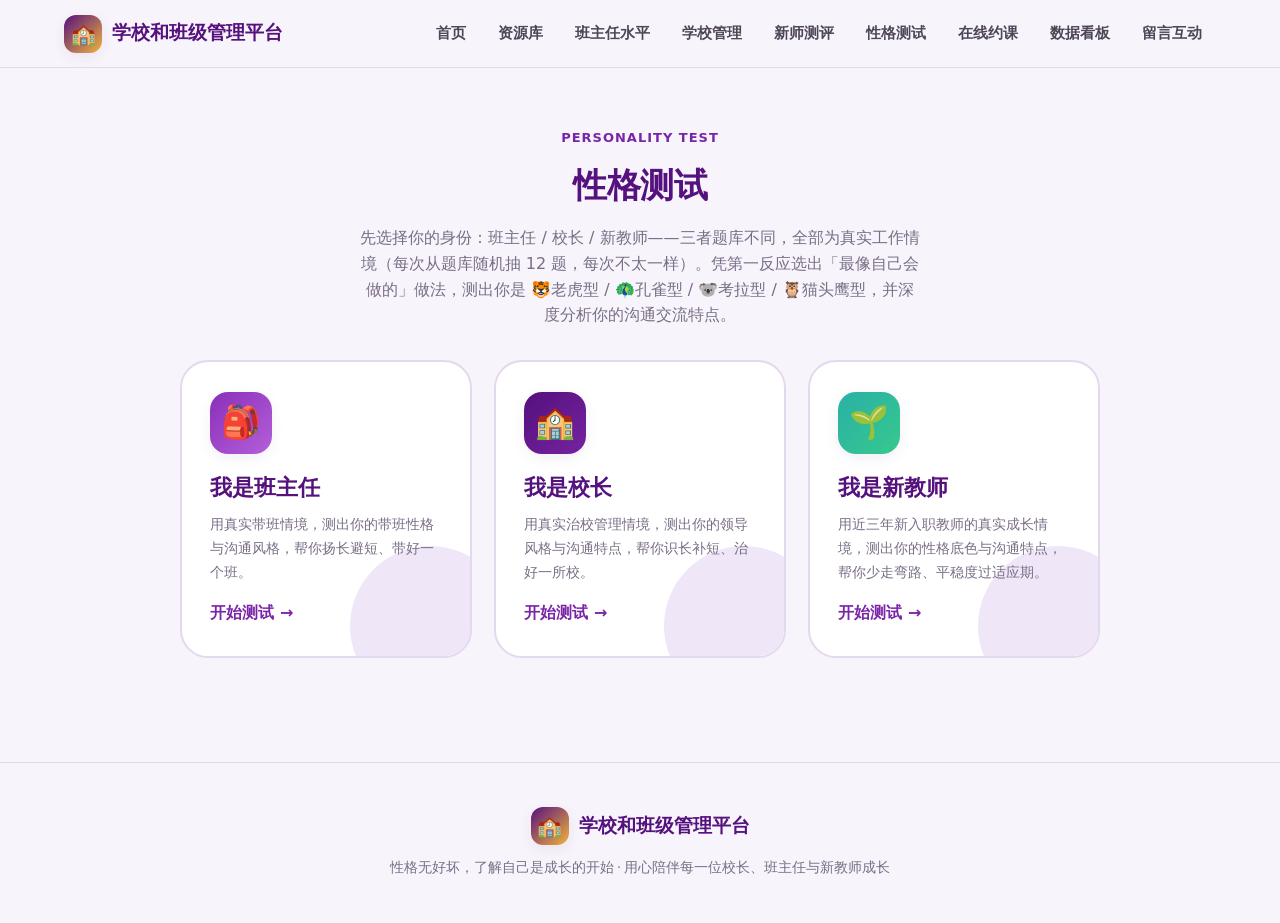
<file: personality-test.html>
<!DOCTYPE html>
<html lang="zh-CN">
<head>
  <meta charset="UTF-8">
  <meta name="viewport" content="width=device-width, initial-scale=1.0">
  <title>性格测试 · 学校和班级管理平台</title>
  <link rel="stylesheet" href="assets/css/style.css">
  <script src="assets/js/tongji.js" defer></script>
</head>
<body>
  <nav class="nav">
    <div class="nav-inner">
      <a class="brand" href="index.html"><span class="logo">🏫</span><span>学校和班级管理平台</span></a>
      <button class="nav-toggle" onclick="document.getElementById('navLinks').classList.toggle('open')">☰</button>
      <div class="nav-links" id="navLinks">
        <a href="index.html">首页</a>
        <a href="resources.html">资源库</a>
        <a href="level-test.html">班主任水平</a>
        <a href="personality-test.html" class="active">性格测试</a>
        <a href="principal-test.html">学校管理测评</a>
      </div>
    </div>
  </nav>

  <div class="test-hero">
    <span class="eyebrow">PERSONALITY TEST</span>
    <h1>性格测试</h1>
    <p id="heroDesc">先选择你的身份：班主任 / 校长 / 新教师——三者题库不同，全部为真实工作情境（每次从题库随机抽 12 题，每次不太一样）。凭第一反应选出「最像自己会做的」做法，测出你是 🐯老虎型 / 🦚孔雀型 / 🐨考拉型 / 🦉猫头鹰型，并深度分析你的沟通交流特点。</p>
  </div>

  <div class="wrap" style="padding-bottom:40px">
    <!-- 身份选择 -->
    <div class="role-pick" id="roleArea">
      <div class="role-grid">
        <div class="role-card rp-class rise" data-role="teacher" style="animation-delay:.05s">
          <div class="rp-ico">🎒</div>
          <h3>我是班主任</h3>
          <p>用真实带班情境，测出你的带班性格与沟通风格，帮你扬长避短、带好一个班。</p>
          <span class="rp-go">开始测试 <span>→</span></span>
        </div>
        <div class="role-card rp-principal rise" data-role="principal" style="animation-delay:.15s">
          <div class="rp-ico">🏫</div>
          <h3>我是校长</h3>
          <p>用真实治校管理情境，测出你的领导风格与沟通特点，帮你识长补短、治好一所校。</p>
          <span class="rp-go">开始测试 <span>→</span></span>
        </div>
        <div class="role-card rp-newteacher rise" data-role="newteacher" style="animation-delay:.25s">
          <div class="rp-ico">🌱</div>
          <h3>我是新教师</h3>
          <p>用近三年新入职教师的真实成长情境，测出你的性格底色与沟通特点，帮你少走弯路、平稳度过适应期。</p>
          <span class="rp-go">开始测试 <span>→</span></span>
        </div>
      </div>
    </div>

    <div class="quiz hidden" id="quiz">
      <div id="questionArea" class="hidden">
        <div class="progress-wrap">
          <div class="progress-bar"><div class="progress-fill" id="progressFill"></div></div>
          <span class="progress-text" id="progressText">第 1 / 12 题</span>
        </div>
        <h2 class="q-title" id="qTitle"></h2>
        <div class="options" id="options"></div>
        <div class="quiz-nav">
          <button class="btn btn-ghost" id="prevBtn">← 上一题</button>
          <button class="btn btn-primary" id="nextBtn">下一题 →</button>
        </div>
      </div>
      <div id="resultArea" class="result hidden"></div>
    </div>
  </div>

  <footer class="footer">
    <div class="brand"><span class="logo">🏫</span><span>学校和班级管理平台</span></div>
    <div>性格无好坏，了解自己是成长的开始 · 用心陪伴每一位校长、班主任与新教师成长</div>
  </footer>

  <script src="assets/js/tracker.js"></script>
  <script src="assets/js/personality-test.js"></script>
  <script src="assets/js/nav.js"></script>
</body>
</html>
</file>
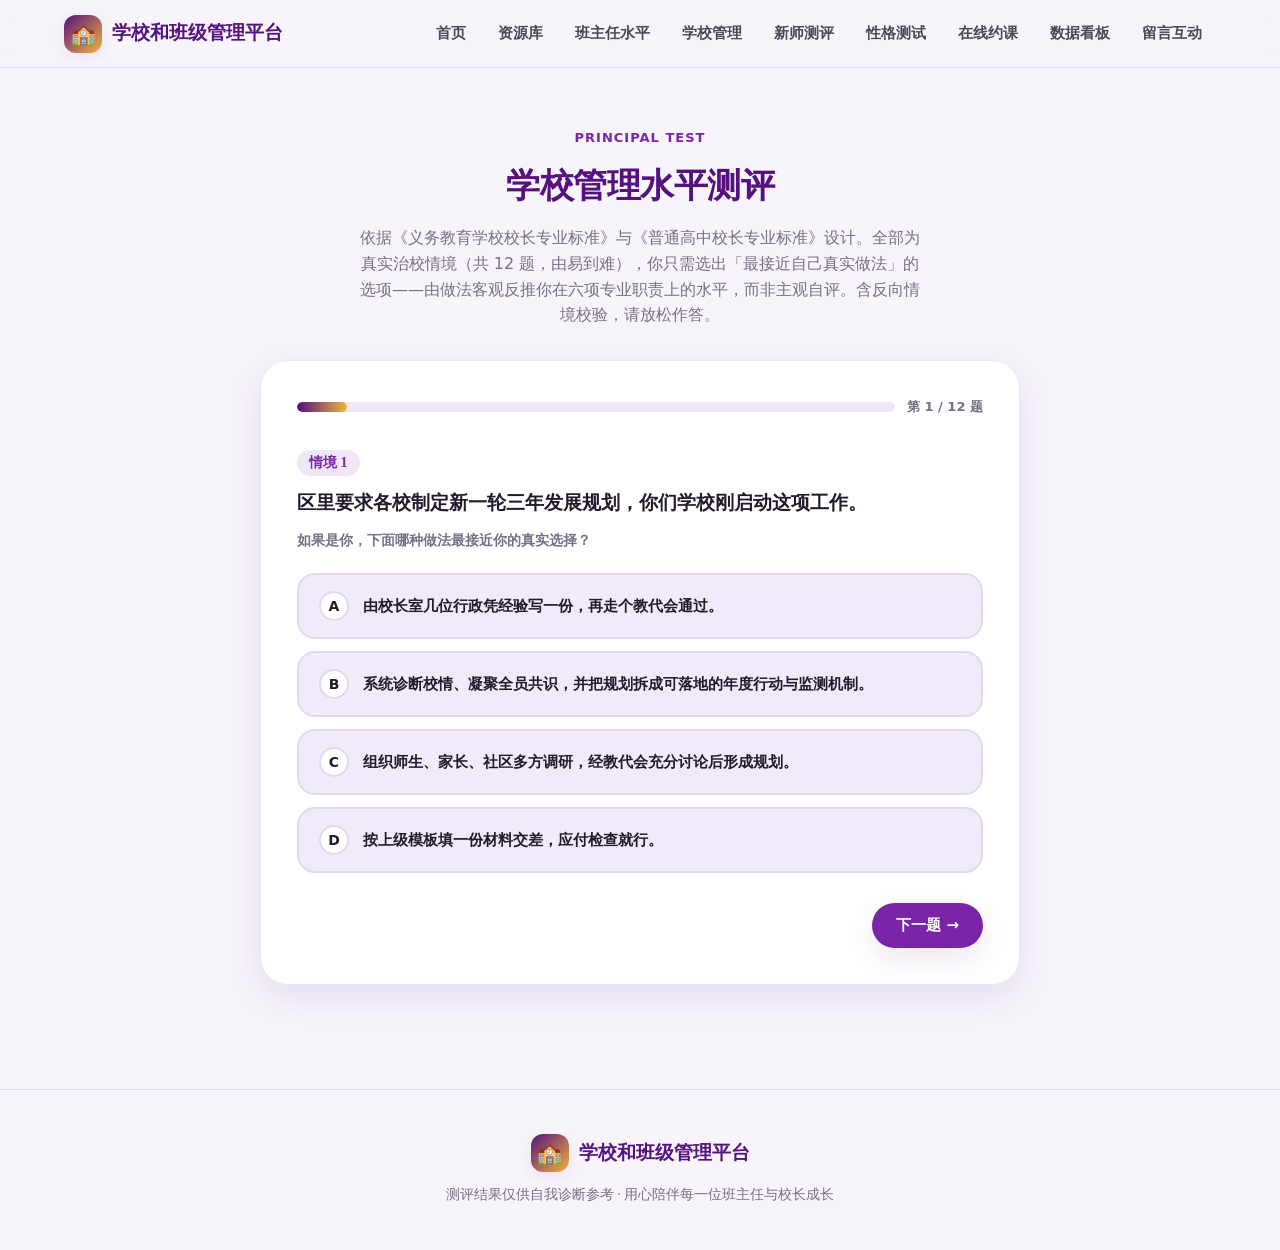
<file: principal-test.html>
<!DOCTYPE html>
<html lang="zh-CN">
<head>
  <meta charset="UTF-8">
  <meta name="viewport" content="width=device-width, initial-scale=1.0">
  <title>学校管理测评 · 学校和班级管理平台</title>
  <link rel="stylesheet" href="assets/css/style.css">
  <script src="assets/js/tongji.js" defer></script>
</head>
<body>
  <nav class="nav">
    <div class="nav-inner">
      <a class="brand" href="index.html"><span class="logo">🏫</span><span>学校和班级管理平台</span></a>
      <button class="nav-toggle" onclick="document.getElementById('navLinks').classList.toggle('open')">☰</button>
      <div class="nav-links" id="navLinks">
        <a href="index.html">首页</a>
        <a href="resources.html">资源库</a>
        <a href="level-test.html">班主任水平</a>
        <a href="personality-test.html">性格测试</a>
        <a href="principal-test.html" class="active">学校管理测评</a>
      </div>
    </div>
  </nav>

  <div class="test-hero">
    <span class="eyebrow">PRINCIPAL TEST</span>
    <h1>学校管理水平测评</h1>
    <p>依据《义务教育学校校长专业标准》与《普通高中校长专业标准》设计。全部为真实治校情境（共 12 题，由易到难），你只需选出「最接近自己真实做法」的选项——由做法客观反推你在六项专业职责上的水平，而非主观自评。含反向情境校验，请放松作答。</p>
  </div>

  <div class="wrap" style="padding-bottom:40px">
    <div class="quiz" id="quiz">
      <!-- 题目 -->
      <div id="questionArea">
        <div class="progress-wrap">
          <div class="progress-bar"><div class="progress-fill" id="progressFill"></div></div>
          <span class="progress-text" id="progressText">第 1 / 12 题</span>
        </div>
        <h2 class="q-title" id="qTitle"></h2>
        <div class="options" id="options"></div>
        <div class="quiz-nav">
          <button class="btn btn-ghost" id="prevBtn">← 上一题</button>
          <button class="btn btn-primary" id="nextBtn">下一题 →</button>
        </div>
      </div>

      <!-- 结果 -->
      <div id="resultArea" class="result hidden"></div>
    </div>
  </div>

  <footer class="footer">
    <div class="brand"><span class="logo">🏫</span><span>学校和班级管理平台</span></div>
    <div>测评结果仅供自我诊断参考 · 用心陪伴每一位班主任与校长成长</div>
  </footer>
  <script src="assets/js/tracker.js"></script>
  <script src="assets/js/principal-test.js"></script>
  <script src="assets/js/nav.js"></script>
</body>
</html>
</file>
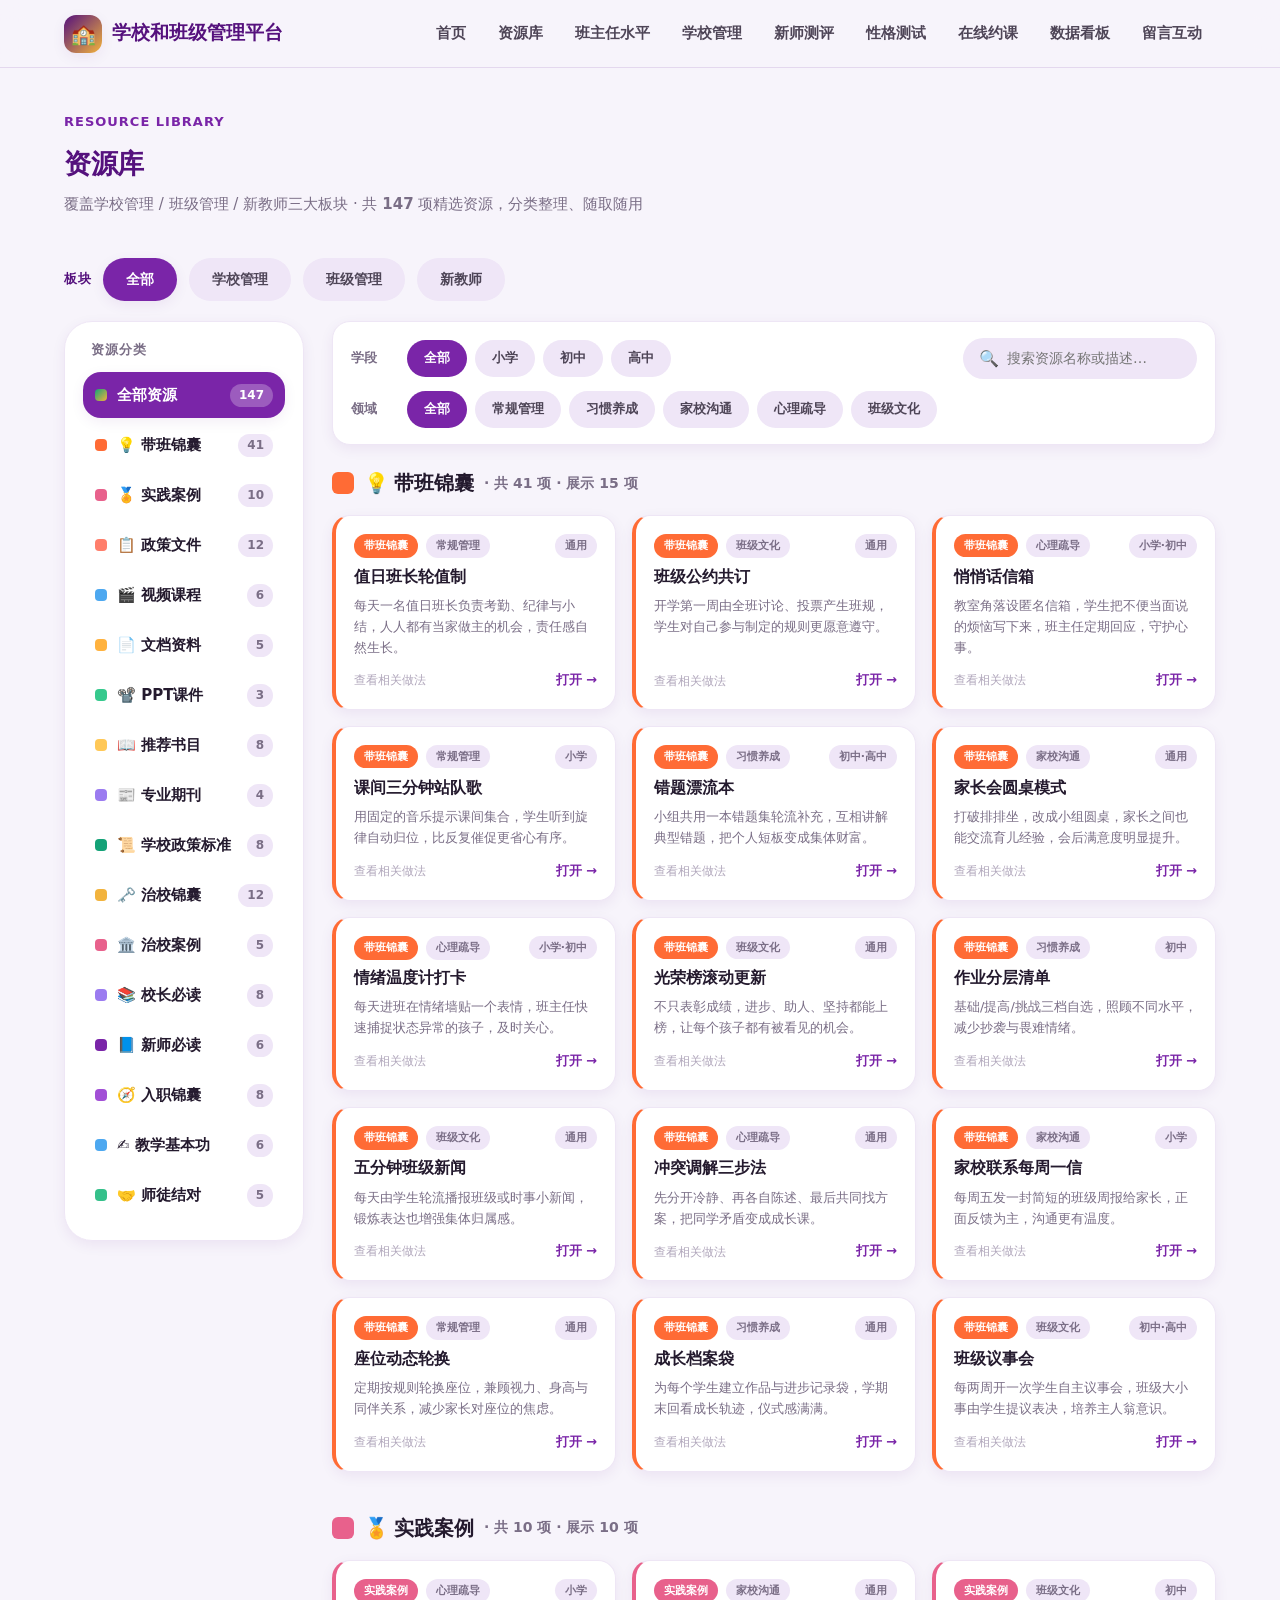
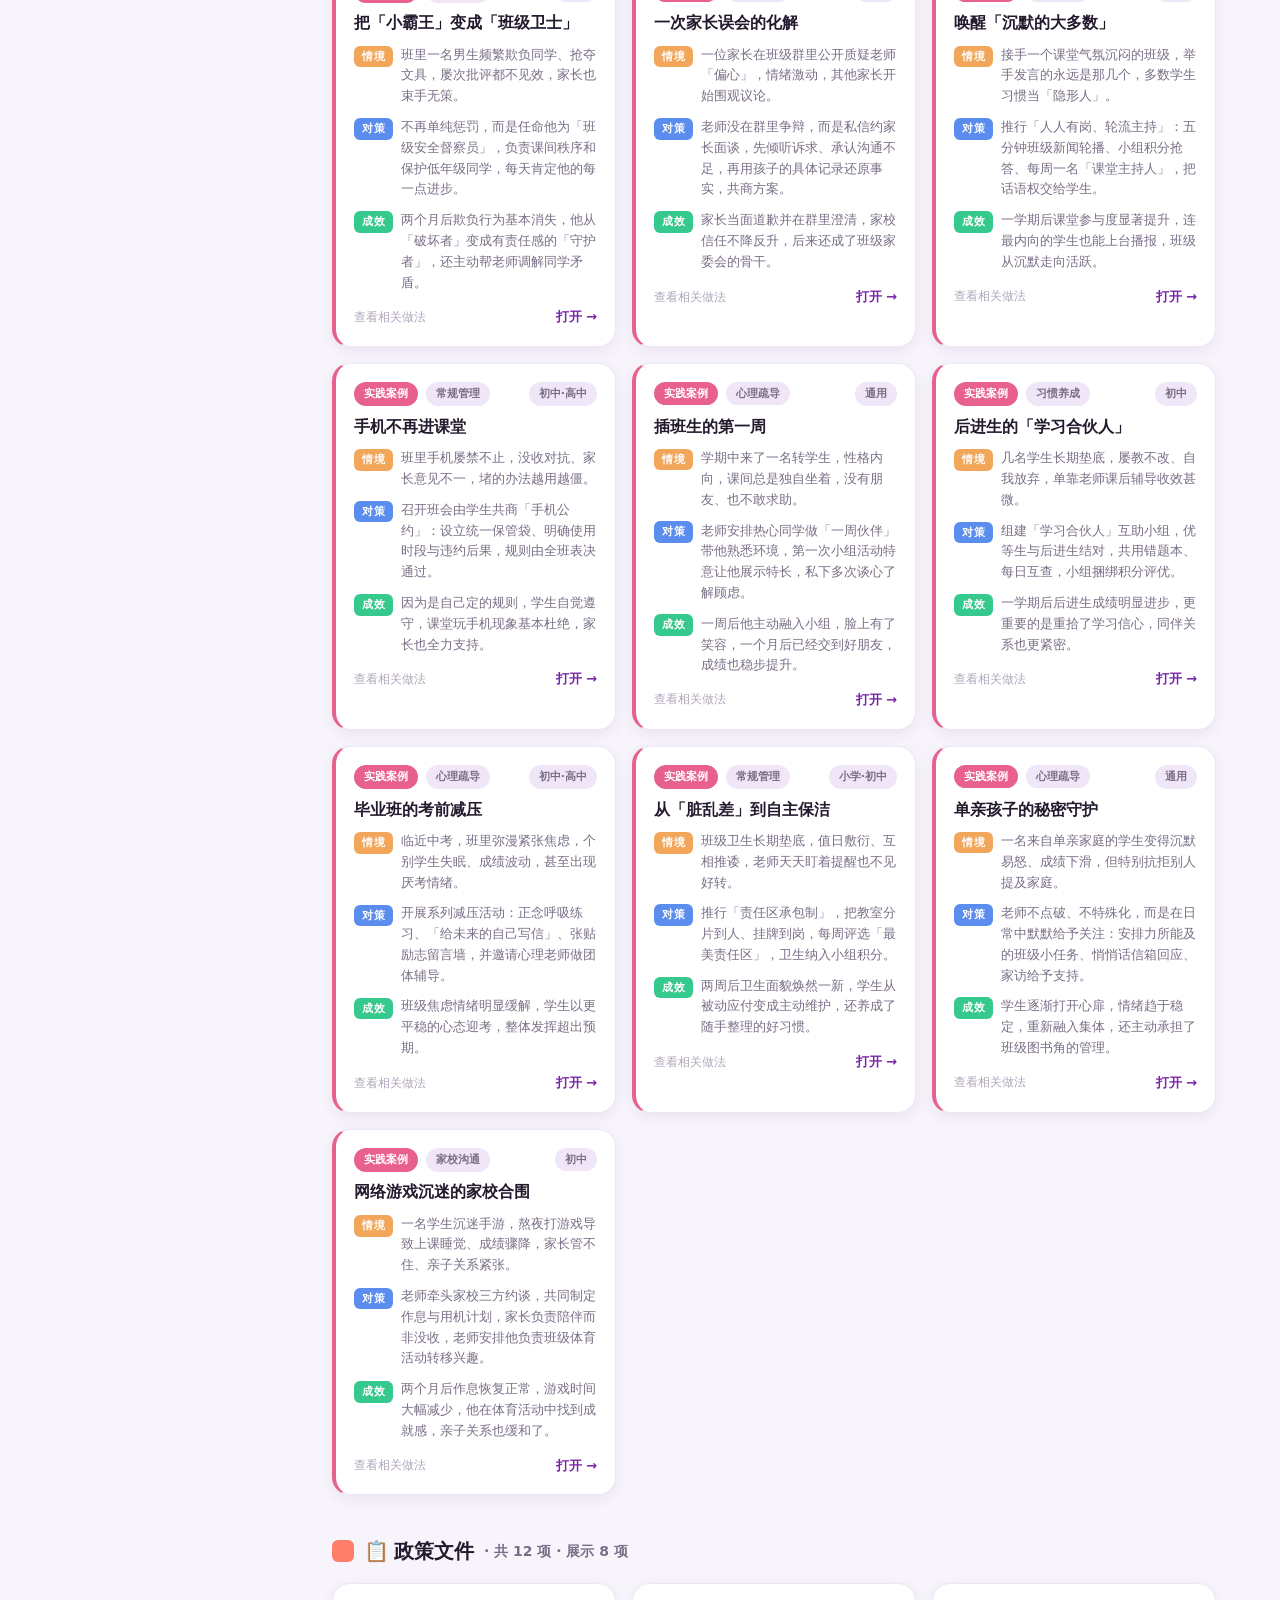
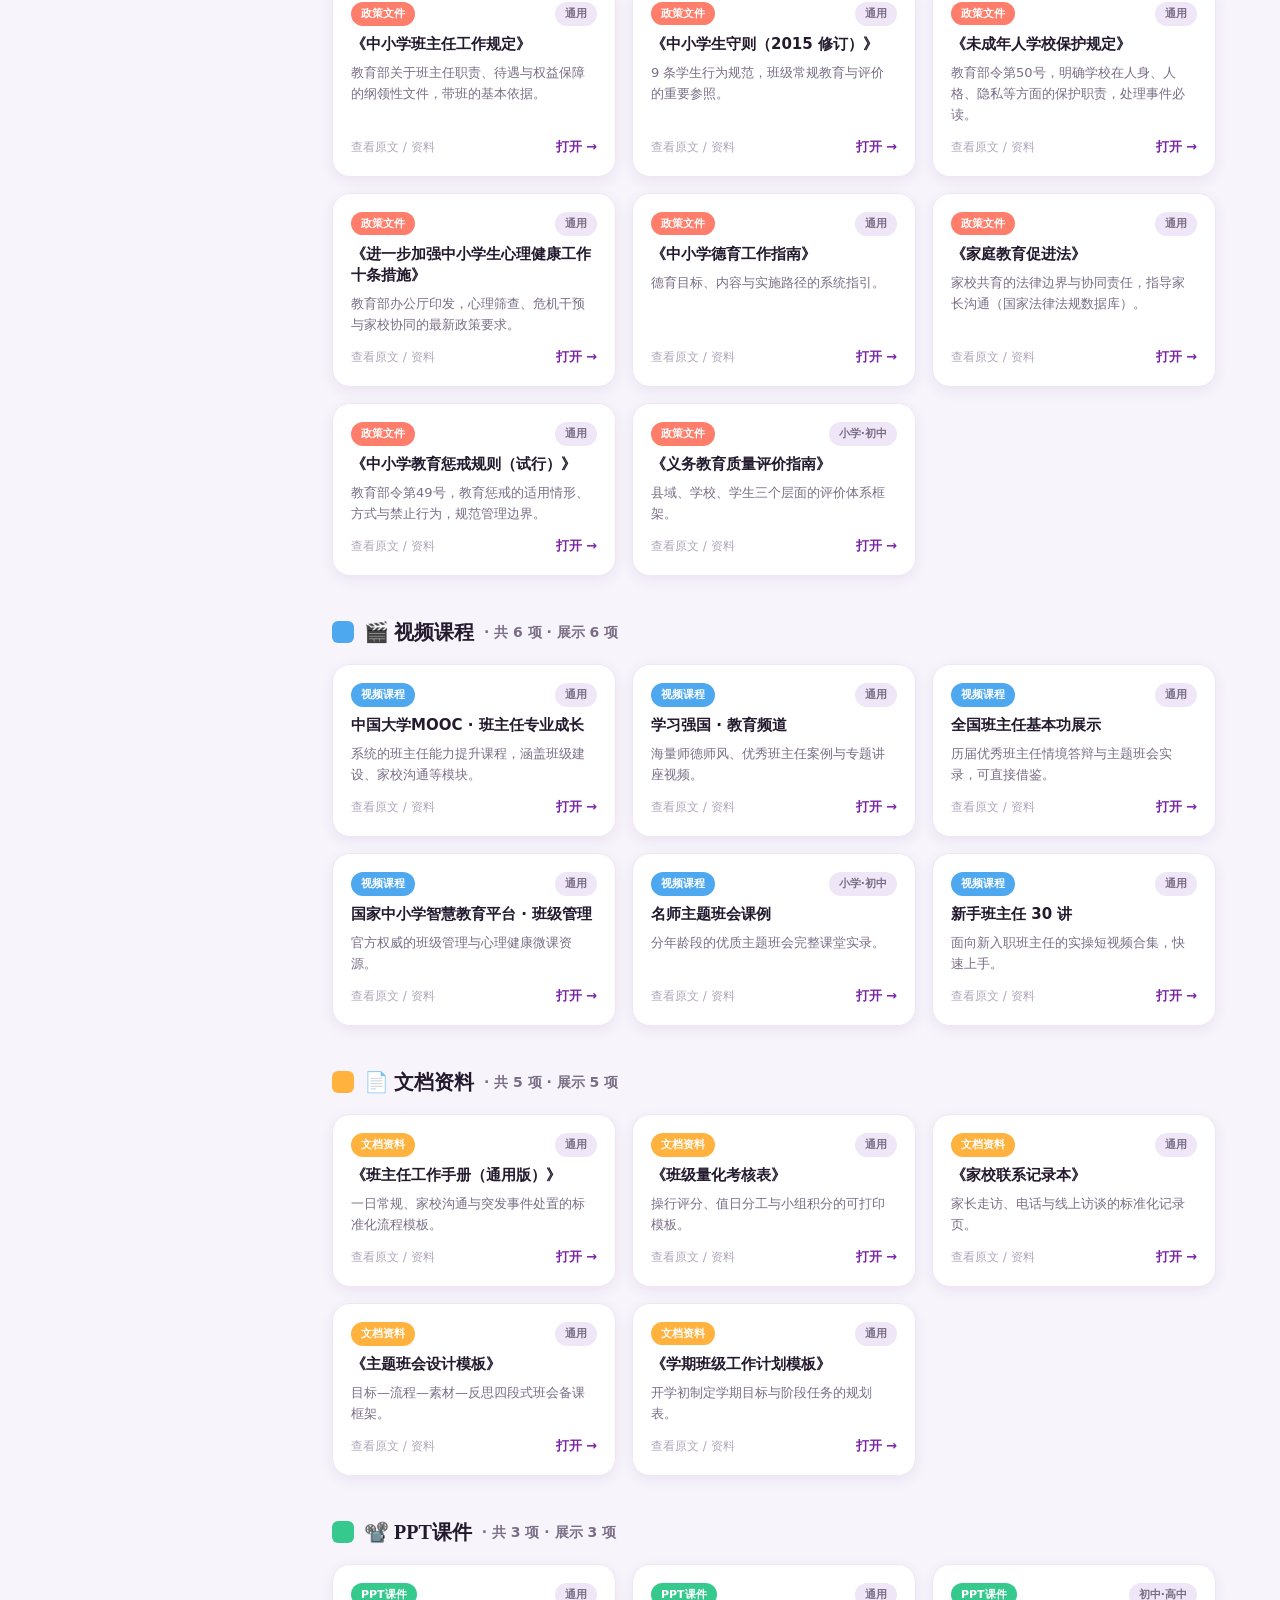
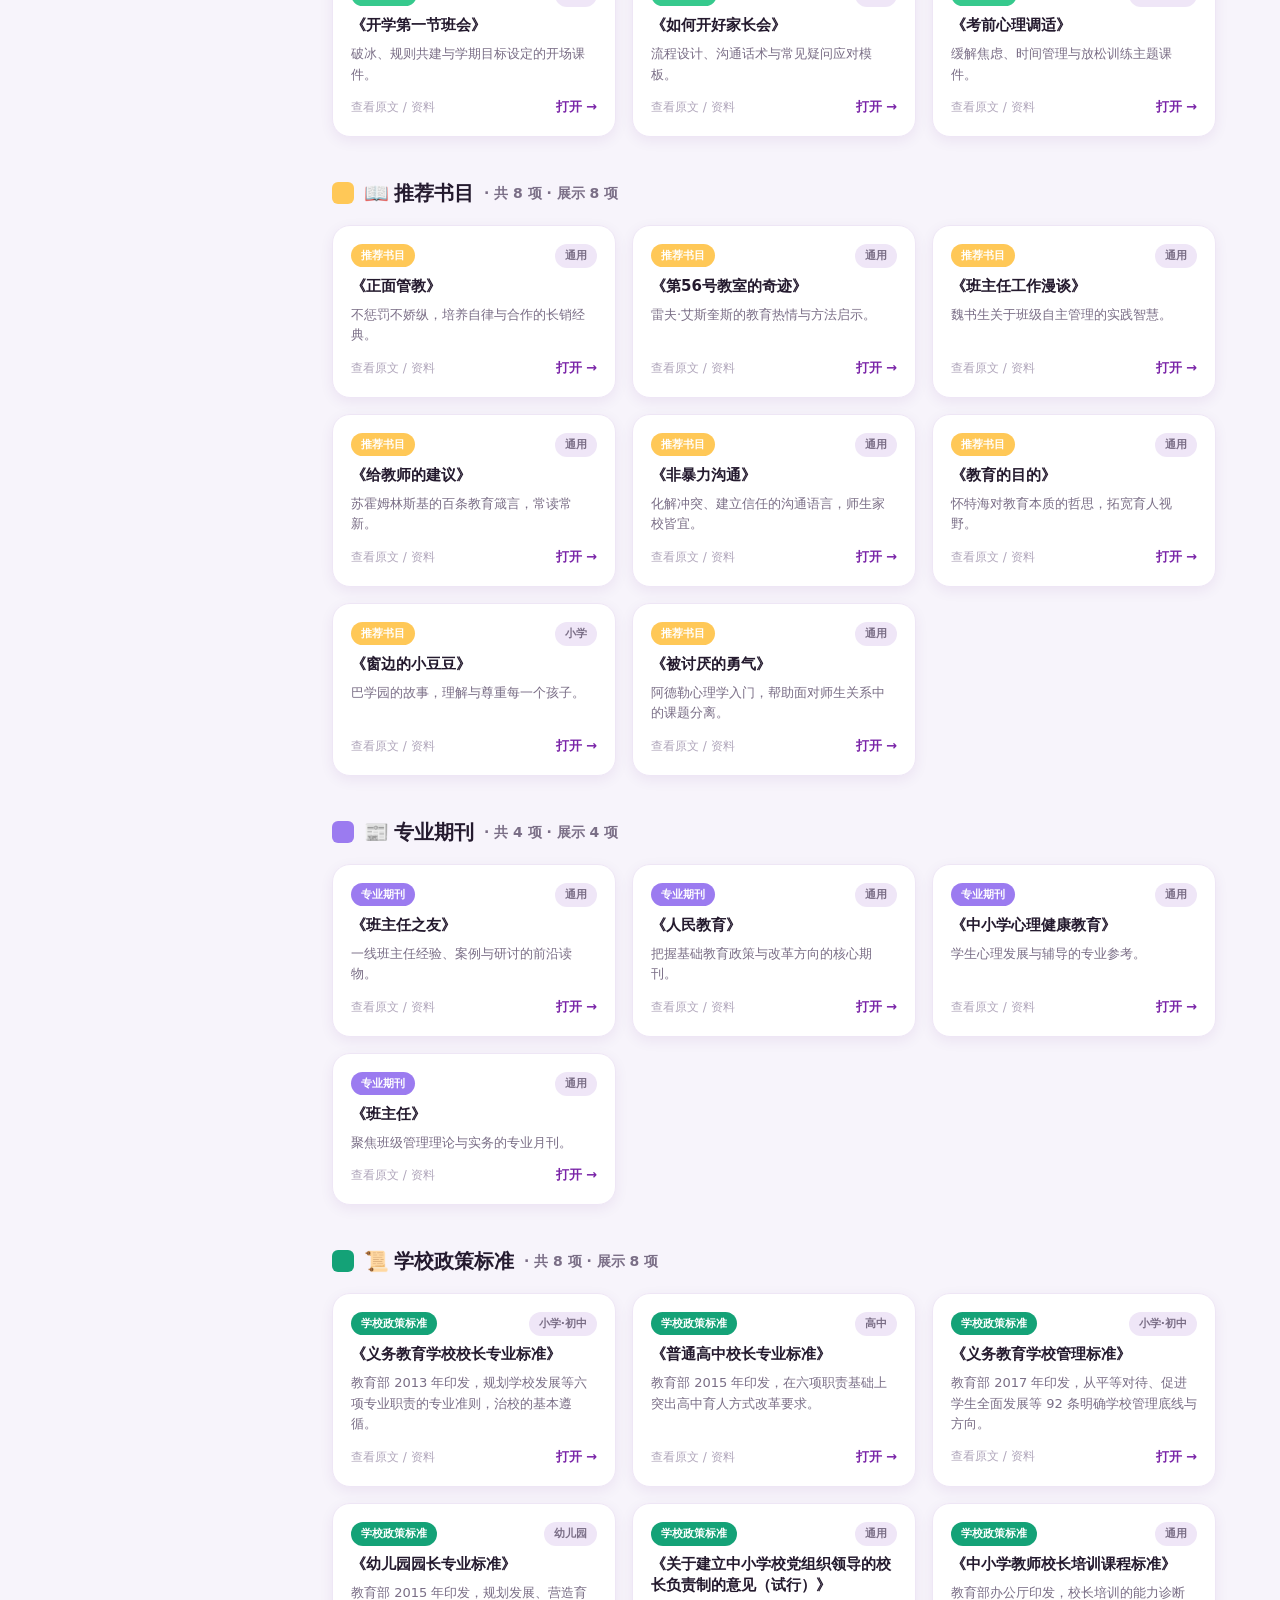
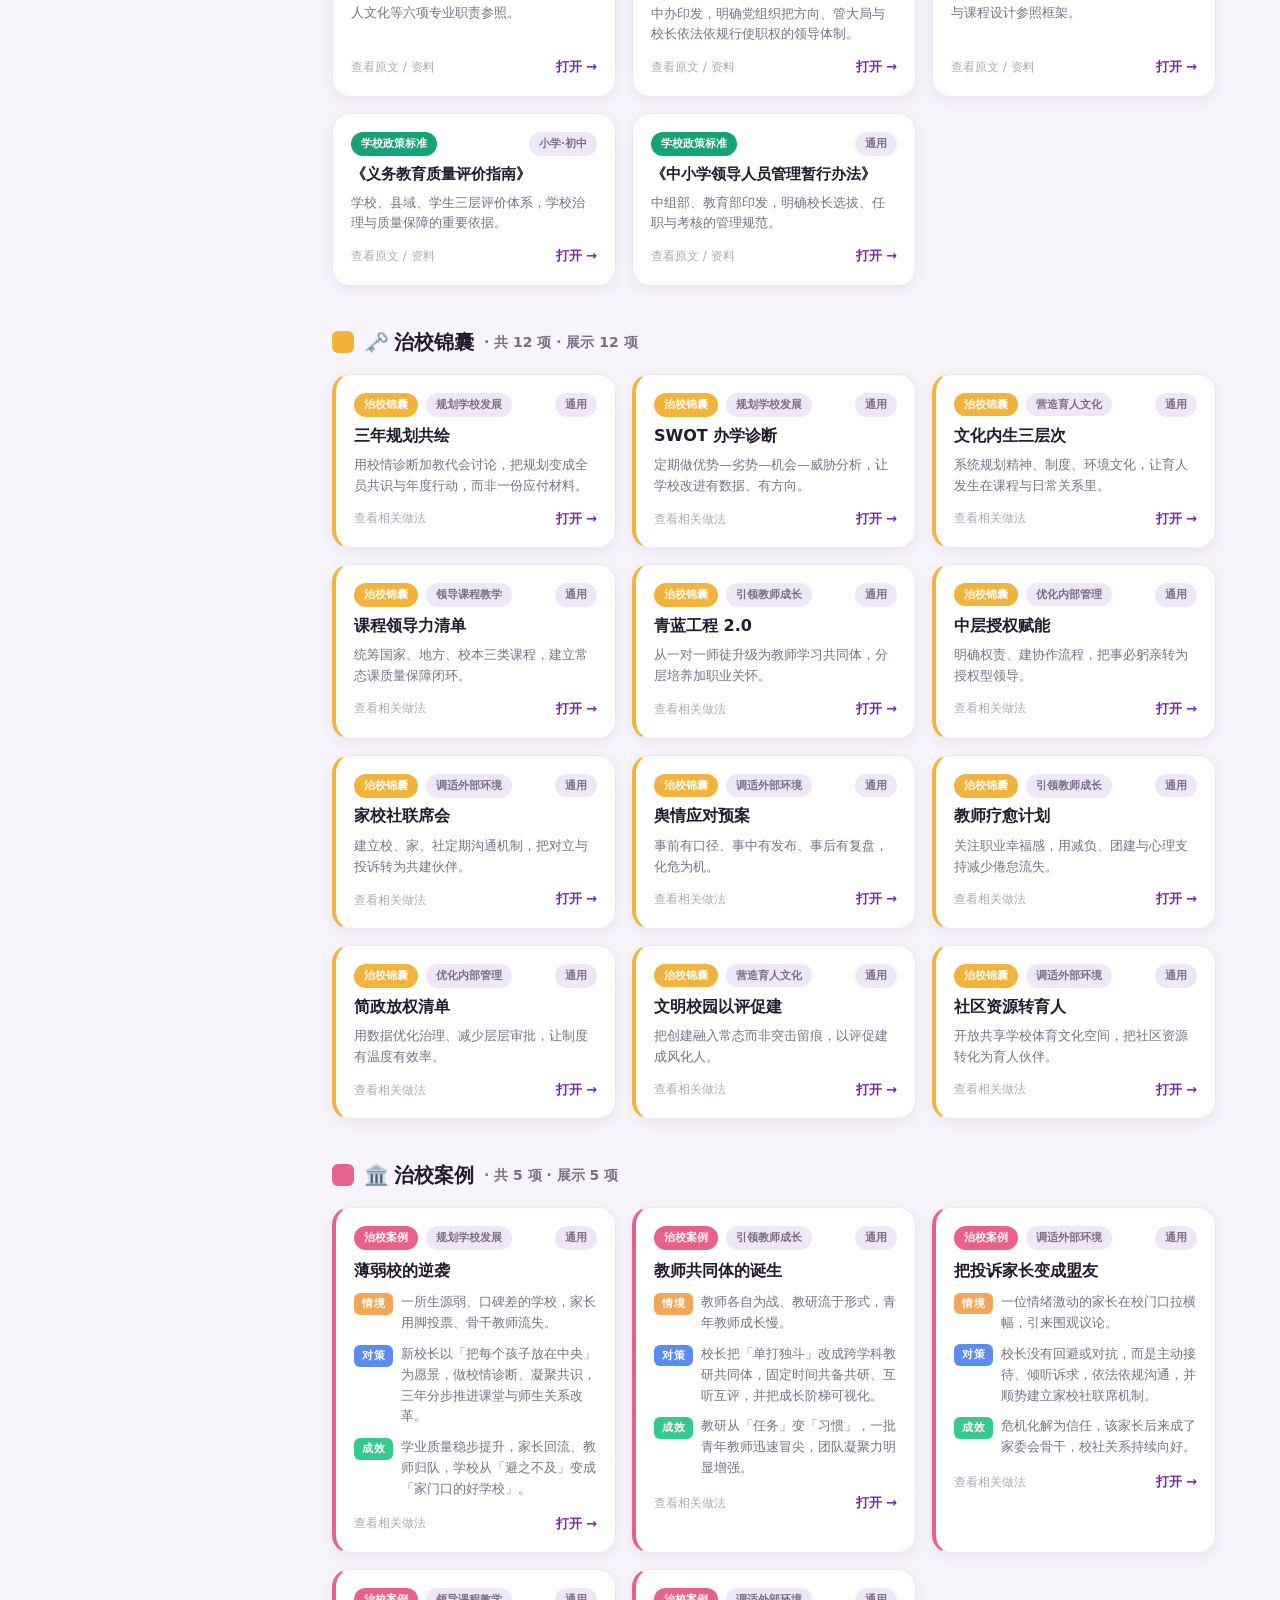
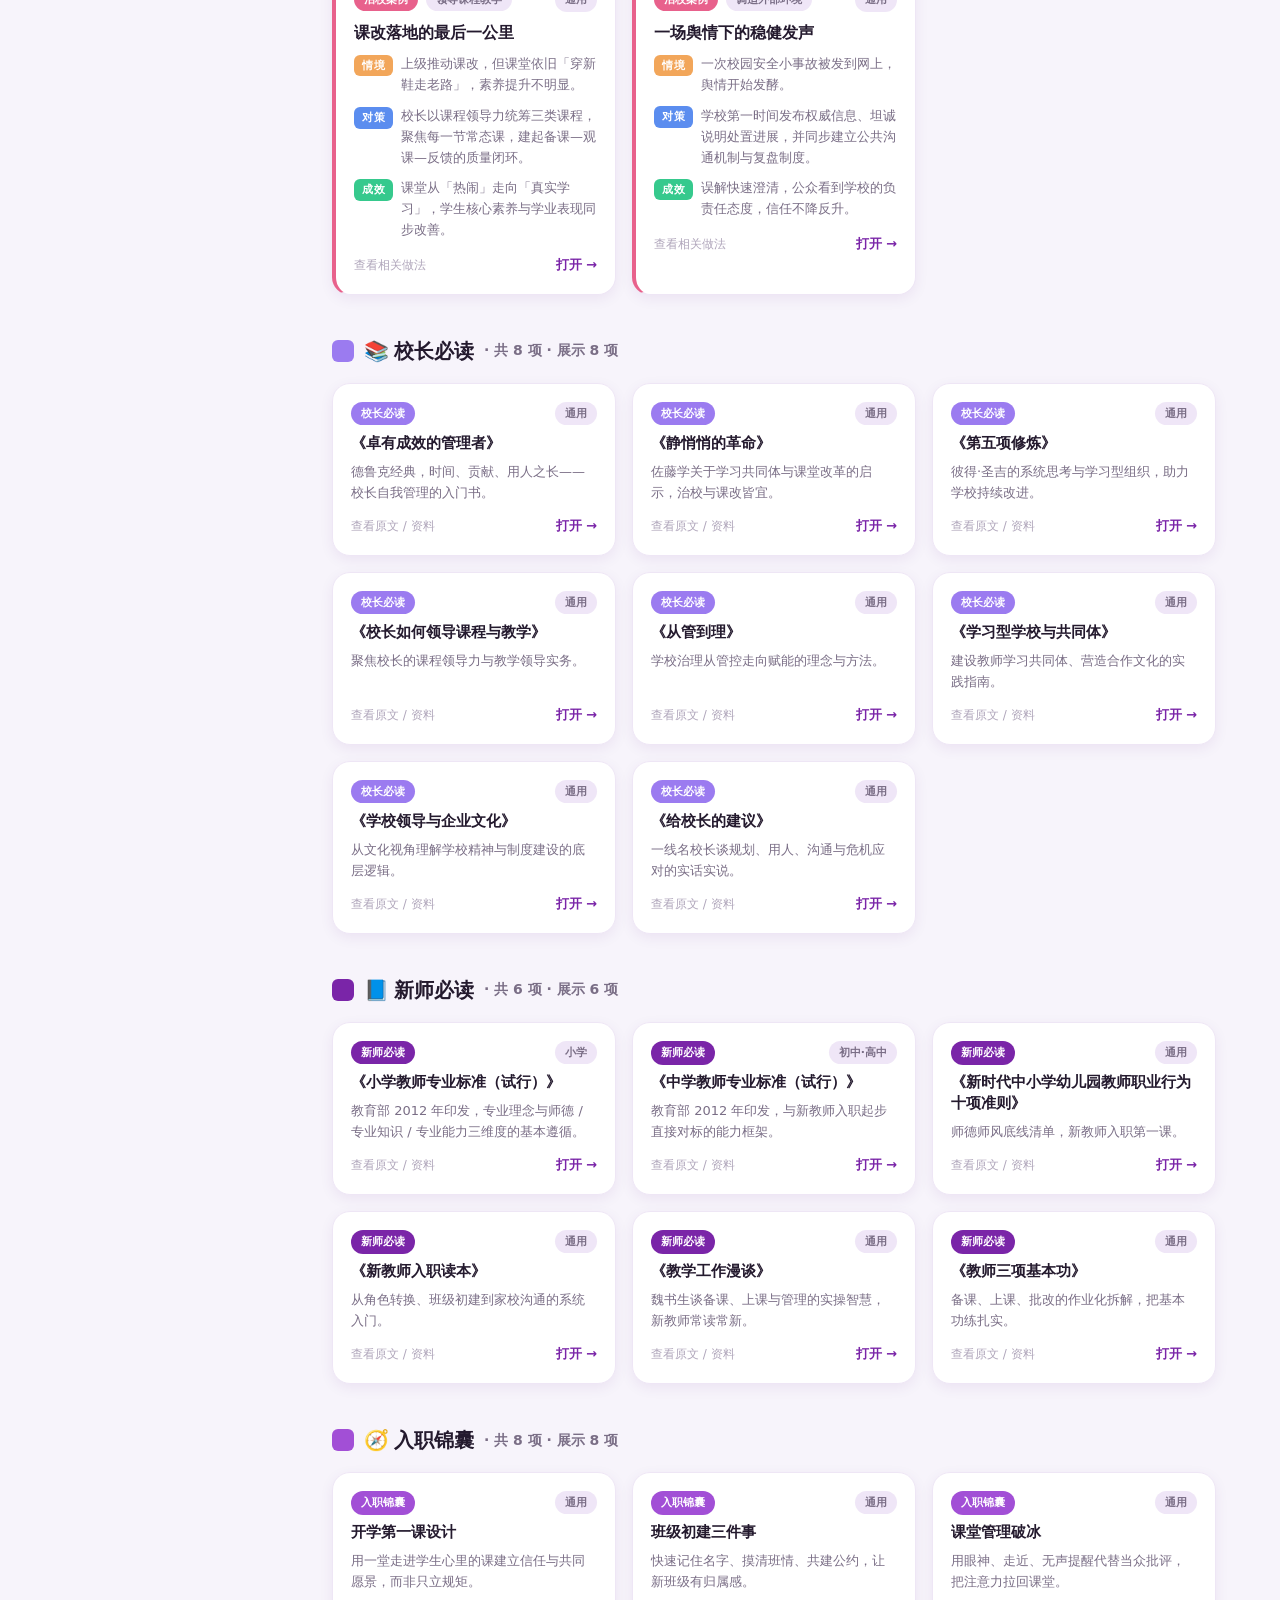
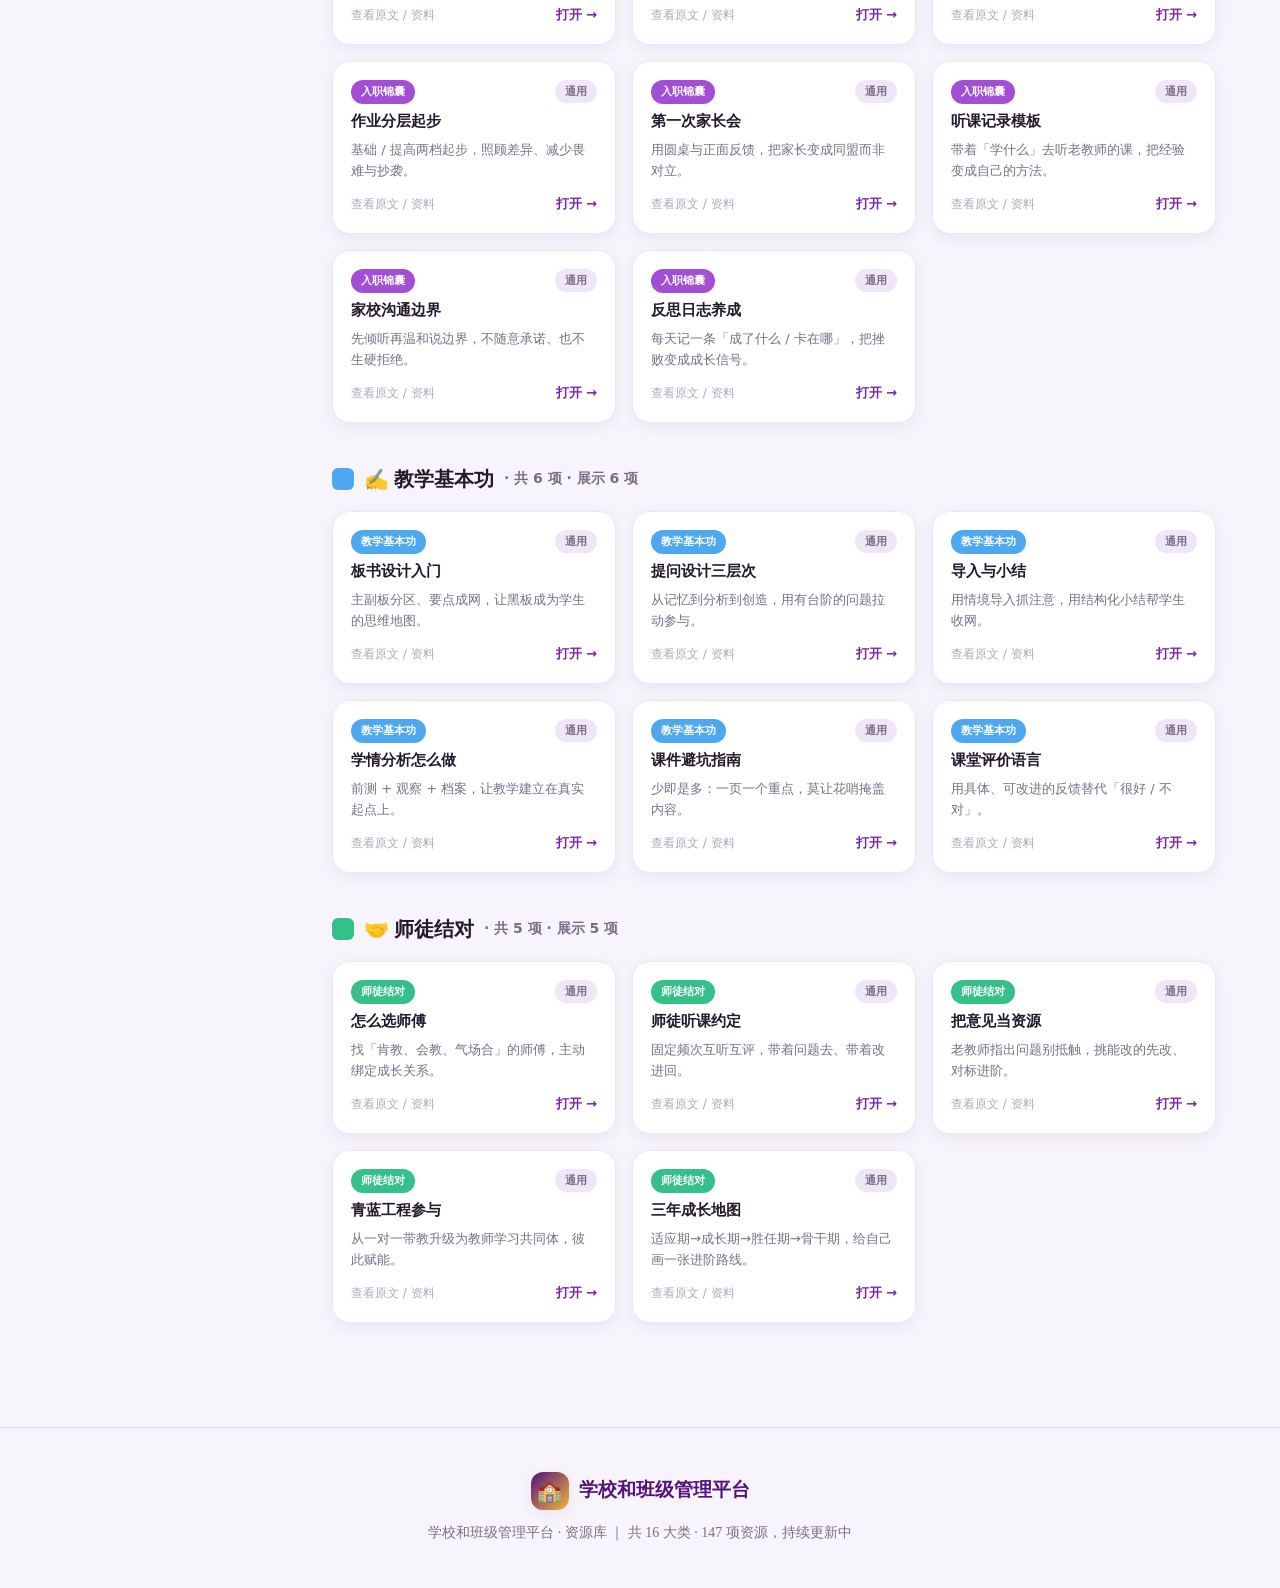
<file: resources.html>
<!DOCTYPE html>
<html lang="zh-CN">
<head>
  <meta charset="UTF-8">
  <meta name="viewport" content="width=device-width, initial-scale=1.0">
  <title>资源库 · 学校和班级管理平台</title>
  <link rel="stylesheet" href="assets/css/style.css">
  <script src="assets/js/tongji.js" defer></script>
</head>
<body>
  <nav class="nav">
    <div class="nav-inner">
      <a class="brand" href="index.html"><span class="logo">🏫</span><span>学校和班级管理平台</span></a>
      <button class="nav-toggle" onclick="document.getElementById('navLinks').classList.toggle('open')">☰</button>
      <div class="nav-links" id="navLinks">
        <a href="index.html">首页</a>
        <a href="resources.html" class="active">资源库</a>
        <a href="level-test.html">班主任水平</a>
        <a href="personality-test.html">性格测试</a>
        <a href="principal-test.html">学校管理测评</a>
      </div>
    </div>
  </nav>

  <div class="wrap">
    <header class="res-header">
      <span class="eyebrow">RESOURCE LIBRARY</span>
      <h1 class="section-title">资源库</h1>
      <p class="section-sub">覆盖学校管理 / 班级管理 / 新教师三大板块 · 共 <b id="totalCount">147</b> 项精选资源，分类整理、随取随用</p>
    </header>

    <div class="board-tabs" id="boardTabs"></div>

    <div class="res-layout">
      <!-- 侧边栏 -->
      <aside class="res-sidebar">
        <h4>资源分类</h4>
        <div id="catList"></div>
      </aside>

      <!-- 内容区 -->
      <main>
        <div class="filter-bar">
          <div class="filter-row">
            <span class="filter-label">学段</span>
            <div id="stageFilter" style="display:flex;gap:8px;flex-wrap:wrap"></div>
            <div class="search-box">
              <span>🔍</span>
              <input type="text" id="searchInput" placeholder="搜索资源名称或描述…">
            </div>
          </div>
          <div class="filter-row" id="domainRow">
            <span class="filter-label">领域</span>
            <div id="domainFilter" style="display:flex;gap:8px;flex-wrap:wrap"></div>
          </div>
        </div>

        <div id="content"></div>
      </main>
    </div>
  </div>

  <footer class="footer">
    <div class="brand"><span class="logo">🏫</span><span>学校和班级管理平台</span></div>
    <div>学校和班级管理平台 · 资源库 ｜ 共 16 大类 · 147 项资源，持续更新中</div>
  </footer>

  <script src="assets/js/tracker.js"></script>
  <script src="assets/js/data.js"></script>
  <script src="assets/js/resources.js"></script>
  <script src="assets/js/nav.js"></script>
</body>
</html>
</file>
<file: assets/css/style.css>
/* ============================================================
   学校和班级管理平台 · 公共样式
   风格：庄重大气（清华紫 + 暖金）× 活泼可爱（多彩点缀 + 圆润卡片）
   主色 --orange 变量沿用旧名（= 清华紫主色），便于全站统一换肤；
   --brand-deep 深紫用于导航/标题/主视觉，营造庄重感。
   ============================================================ */

:root {
  /* 底色 —— 极浅紫白 */
  --canvas: #F7F4FB;
  --canvas-alt: #F1EAF8;
  --surface: #FFFFFF;
  --surface-soft: #EFE6F7;

  /* 主题色 —— 庄重清华紫主导 + 暖金/多彩活泼点缀 */
  --brand-deep: #55117D;    /* 深清华紫：庄重大气（主视觉/标题/品牌） */
  --brand: #7A25A8;         /* 清华紫：主操作色 */
  --brand-bright: #A24FD6;  /* 亮紫：渐变高光 */
  --orange: #7A25A8;        /* 兼容旧变量名 = 主色 */
  --coral: #A96FD0;         /* 浅紫 */
  --gold: #F2B33D;          /* 暖金：点睛（紫金相配，庄重 + 活泼） */
  --yellow: #F7C948;        /* 暖黄点缀 */
  --amber: #EBA93C;
  --green: #2E9E76;
  --green-bright: #2FBF8C;
  --blue: #5B8DEF;
  --blue-bright: #4DA8F0;
  --purple: #9B5CD8;
  --red: #EF6E9B;

  /* 文字 —— 带微紫的深墨 */
  --ink: #241A2E;
  --ink-soft: #4E4557;
  --ink-mute: #7A6E86;
  --ink-faint: #B0A6BB;

  /* 边框/线 */
  --line: #E4D8EE;
  --line-soft: #EEE6F5;

  /* 阴影 —— 紫调 */
  --shadow-sm: 0 4px 14px rgba(85, 17, 125, 0.07);
  --shadow-md: 0 12px 32px rgba(85, 17, 125, 0.10);
  --shadow-lg: 0 22px 52px rgba(70, 12, 105, 0.14);

  /* 圆角 */
  --r-sm: 12px;
  --r-md: 18px;
  --r-lg: 28px;
  --r-pill: 999px;

  --font: "PingFang SC", "Microsoft YaHei", "Segoe UI", Inter, system-ui, sans-serif;
  --serif: "Noto Serif SC", "Source Han Serif SC", "Songti SC", "STSong", "SimSun", serif;
  --maxw: 1200px;
}

* { margin: 0; padding: 0; box-sizing: border-box; }

html { scroll-behavior: smooth; }

body {
  font-family: var(--font);
  color: var(--ink);
  background: var(--canvas);
  line-height: 1.6;
  -webkit-font-smoothing: antialiased;
}

a { color: inherit; text-decoration: none; }
img { max-width: 100%; display: block; }
ul { list-style: none; }

/* 文艺化：主要标题统一衬线字体，提升书卷气 */
h1, h2, h3, .brand, .section-title, .hero h1, .domain-card h3, .module-card h3,
.course-card h3, .test-hero h1, .role-card h3, .result h2, .footer .brand {
  font-family: var(--serif);
}

.wrap { max-width: var(--maxw); margin: 0 auto; padding: 0 24px; }

/* ---------- 导航栏 ---------- */
.nav {
  position: sticky; top: 0; z-index: 100;
  background: rgba(247, 244, 251, 0.86);
  backdrop-filter: saturate(180%) blur(12px);
  border-bottom: 1px solid var(--line);
}
.nav-inner {
  max-width: var(--maxw); margin: 0 auto; padding: 14px 24px;
  display: flex; align-items: center; justify-content: space-between;
}
.brand { display: flex; align-items: center; gap: 10px; font-weight: 800; font-size: 19px; color: var(--brand-deep); }
.brand .logo {
  width: 38px; height: 38px; border-radius: 12px;
  background: linear-gradient(135deg, var(--brand-deep), var(--gold));
  display: grid; place-items: center; color: #fff; font-size: 20px;
  box-shadow: var(--shadow-sm);
}
.nav-links { display: flex; gap: 4px; align-items: center; }
.nav-links a {
  padding: 8px 14px; border-radius: var(--r-pill); font-size: 14.5px; font-weight: 600;
  color: var(--ink-soft); transition: all .2s; white-space: nowrap;
}
.nav-links a:hover { background: var(--surface-soft); color: var(--ink); }
.nav-links a.active { background: var(--orange); color: #fff; box-shadow: var(--shadow-sm); }

.nav-toggle { display: none; background: none; border: none; font-size: 26px; cursor: pointer; color: var(--ink); }

/* ---------- 通用标题 ---------- */
.section-title { font-size: 27px; font-weight: 900; letter-spacing: -.5px; color: var(--brand-deep); }
.section-sub { color: var(--ink-mute); font-size: 15px; margin-top: 6px; }
.eyebrow {
  display: inline-block; font-size: 13px; font-weight: 700; letter-spacing: 1px;
  color: var(--orange); text-transform: uppercase; margin-bottom: 10px;
}

/* ---------- 按钮 ---------- */
.btn {
  display: inline-flex; align-items: center; gap: 8px; cursor: pointer;
  padding: 12px 24px; border-radius: var(--r-pill); font-size: 15px; font-weight: 700;
  border: none; transition: transform .15s, box-shadow .2s; font-family: var(--font);
}
.btn-primary { background: var(--orange); color: #fff; box-shadow: var(--shadow-md); }
.btn-primary:hover { transform: translateY(-2px); box-shadow: var(--shadow-lg); }
.btn-ghost { background: var(--surface); color: var(--ink); border: 1.5px solid var(--line); }
.btn-ghost:hover { border-color: var(--orange); color: var(--orange); }

/* ---------- 页脚 ---------- */
.footer {
  margin-top: 64px; padding: 44px 24px; text-align: center;
  border-top: 1px solid var(--line); color: var(--ink-mute); font-size: 14px;
  font-family: var(--serif);
}
.footer-tagline { font-size: 14.5px; line-height: 1.9; max-width: 640px; margin: 0 auto; }
.footer .brand { justify-content: center; margin-bottom: 12px; }
.tongji-badge { margin-top: 10px; font-size: 13px; color: var(--orange); font-weight: 600; }

/* ============================================================
   在线约课页（booking.html）
   ============================================================ */
.container { max-width: 1080px; margin: 0 auto; padding: 0 20px; }
.section { padding: 52px 0; }
.section-head { text-align: center; margin-bottom: 30px; }
.section-head .section-title { position: relative; display: inline-block; padding-bottom: 12px; }
.section-head .section-title::after { content: ""; position: absolute; left: 50%; bottom: 0; transform: translateX(-50%); width: 56px; height: 4px; border-radius: 4px; background: linear-gradient(90deg, var(--brand), var(--gold)); }

.profile-card { display: flex; gap: 22px; align-items: flex-start; background: var(--surface); border: 1px solid var(--line); border-radius: var(--r-lg); padding: 28px; box-shadow: var(--shadow-sm); }
.profile-avatar { flex: 0 0 84px; width: 84px; height: 84px; border-radius: 50%; display: grid; place-items: center; font-size: 32px; font-weight: 800; color: #fff; background: linear-gradient(135deg, var(--brand-deep), var(--brand)); }
.profile-body p { margin: 0 0 12px; line-height: 1.85; color: var(--ink-soft); }
.profile-body p:last-child { margin-bottom: 0; }

.course-grid { display: grid; grid-template-columns: repeat(auto-fit, minmax(320px, 1fr)); gap: 22px; }
.course-card { background: var(--surface); border: 1px solid var(--line); border-radius: var(--r-lg); padding: 26px; box-shadow: var(--shadow-sm); display: flex; flex-direction: column; }
.course-tag { align-self: flex-start; font-size: 12px; font-weight: 700; padding: 4px 12px; border-radius: var(--r-pill); margin-bottom: 12px; color: #fff; }
.tag-class { background: linear-gradient(135deg, #4DA8F0, #2E7FD0); }
.tag-principal { background: linear-gradient(135deg, var(--brand), var(--gold)); }
.course-card h3 { font-size: 21px; font-weight: 800; color: var(--brand-deep); margin: 0 0 6px; }
.course-sub { color: var(--ink-mute); font-size: 14px; margin: 0 0 10px; }
.course-meta { font-size: 13px; color: var(--brand); font-weight: 600; margin-bottom: 12px; }
.course-intro { font-size: 14px; line-height: 1.8; color: var(--ink-soft); margin: 0 0 14px; }
.course-goals { margin: 0 0 14px; padding-left: 20px; color: var(--ink-soft); font-size: 14px; line-height: 1.9; }
.course-outline { border-top: 1px dashed var(--line); padding-top: 12px; }
.course-outline summary { cursor: pointer; font-weight: 700; color: var(--brand); font-size: 14px; user-select: none; }
.course-outline summary:hover { color: var(--brand-deep); }
.outline-body { margin-top: 14px; font-size: 14px; line-height: 1.85; color: var(--ink-soft); }
.outline-body p { margin: 0 0 12px; }
.outline-body ol { padding-left: 20px; margin: 0 0 12px; }
.outline-body li { margin-bottom: 12px; }
.outline-body b { color: var(--brand-deep); }

.booking-form { max-width: 720px; margin: 0 auto; background: var(--surface); border: 1px solid var(--line); border-radius: var(--r-lg); padding: 28px; box-shadow: var(--shadow-sm); }
.form-row { display: grid; grid-template-columns: 1fr 1fr; gap: 18px; }
.form-field { display: flex; flex-direction: column; gap: 7px; margin-bottom: 18px; font-size: 14px; font-weight: 600; color: var(--ink); }
.form-field i { color: #e0533d; font-style: normal; }
.form-field input, .form-field select, .form-field textarea {
  font: inherit; font-weight: 400; padding: 11px 13px; border: 1.5px solid var(--line); border-radius: var(--r-md);
  background: #fff; color: var(--ink); transition: border-color .15s, box-shadow .15s;
}
.form-field input:focus, .form-field select:focus, .form-field textarea:focus {
  outline: none; border-color: var(--brand); box-shadow: 0 0 0 3px rgba(122, 37, 168, 0.15);
}
.form-field textarea { resize: vertical; }
.booking-submit { width: 100%; margin-top: 4px; padding: 13px; font-size: 16px; }
.form-tip { min-height: 20px; margin: 12px 0 0; font-size: 14px; font-weight: 600; text-align: center; }
.form-tip-ok { color: #1f9e6f; }
.form-tip-err { color: #e0533d; }

.booking-history { max-width: 720px; margin: 26px auto 0; }
.history-title { font-size: 17px; font-weight: 800; color: var(--brand-deep); margin: 0 0 12px; }
.booking-history ul { list-style: none; padding: 0; margin: 0; display: flex; flex-direction: column; gap: 10px; }
.booking-history li { display: flex; flex-wrap: wrap; align-items: center; gap: 8px 14px; background: var(--surface); border: 1px solid var(--line); border-radius: var(--r-md); padding: 12px 16px; }
.bh-course { font-weight: 700; color: var(--brand-deep); }
.bh-meta { font-size: 13px; color: var(--ink-mute); }
.bh-time { margin-left: auto; font-size: 12px; color: var(--ink-mute); }

@media (max-width: 600px) {
  .profile-card { flex-direction: column; align-items: center; text-align: center; }
  .form-row { grid-template-columns: 1fr; }
  .booking-history li { flex-direction: column; align-items: flex-start; }
  .bh-time { margin-left: 0; }
}

/* ---------- 卡片入场动画 ---------- */
@keyframes rise { from { opacity: 0; transform: translateY(16px); } to { opacity: 1; transform: none; } }
.rise { animation: rise .5s cubic-bezier(.2,.7,.3,1) both; }

/* ============================================================
   首页
   ============================================================ */
.hero {
  position: relative; overflow: hidden;
  background: linear-gradient(135deg, #4A0E70 0%, #6B1C97 55%, #9A3AC0 120%);
  color: #fff; padding: 98px 24px 110px;
}
.hero::after {
  content: ""; position: absolute; right: -90px; top: -90px;
  width: 380px; height: 380px; border-radius: 50%;
  background: radial-gradient(circle at 30% 30%, rgba(242,179,61,.35), rgba(242,179,61,0) 70%);
}
.hero::before {
  content: ""; position: absolute; left: -60px; bottom: -130px;
  width: 320px; height: 320px; border-radius: 50%;
  background: rgba(255,255,255,.10);
}
.hero-inner { max-width: var(--maxw); margin: 0 auto; position: relative; z-index: 2; }
.hero .eyebrow { color: rgba(255,255,255,.86) !important; font-family: var(--serif); letter-spacing: 5px; font-weight: 600; }
.hero h1 { font-size: 46px; font-weight: 800; line-height: 1.42; letter-spacing: 0; max-width: 780px; }
.hero h1 .accent { color: var(--gold); }
.hero p { font-size: 18px; margin-top: 18px; max-width: 600px; opacity: .95; }
.hero-actions { margin-top: 32px; display: flex; gap: 14px; flex-wrap: wrap; }
.hero .btn-primary { background: #fff; color: var(--brand-deep); }
.hero .btn-primary:hover { background: var(--gold); color: #fff; }
.hero .btn-ghost { background: rgba(255,255,255,.15); color: #fff; border-color: rgba(255,255,255,.4); }
.hero .btn-ghost:hover { background: rgba(255,255,255,.25); color: #fff; }
.hero-poem { font-family: var(--serif); font-size: 17px; line-height: 1.95; margin-top: 20px; max-width: 560px; opacity: .9; font-weight: 400; letter-spacing: .3px; }
.hero-book { display: inline-block; margin-top: 22px; font-size: 14.5px; color: rgba(255,255,255,.82); border-bottom: 1px dashed rgba(255,255,255,.5); padding-bottom: 3px; transition: all .2s; }
.hero-book:hover { color: #fff; border-color: var(--gold); }

/* ---------- 两大管理板块 ---------- */
.domains { margin-top: -60px; position: relative; z-index: 5; }
.domain-grid { display: grid; grid-template-columns: repeat(3, 1fr); gap: 24px; }
.domain-card {
  position: relative; overflow: hidden; border-radius: var(--r-lg);
  padding: 34px 32px; color: #fff; box-shadow: var(--shadow-lg);
  transition: transform .2s, box-shadow .2s;
}
.domain-card:hover { transform: translateY(-6px); }
.domain-card.school { background: linear-gradient(140deg, #55117D 0%, #7423A0 100%); }
.domain-card.class  { background: linear-gradient(140deg, #8A2FB8 0%, #B45FDA 100%); }
.domain-card.newteacher { background: linear-gradient(140deg, #6B1C97 0%, #A24FD6 100%); }
.domain-card::after {
  content: ""; position: absolute; right: -50px; bottom: -60px;
  width: 200px; height: 200px; border-radius: 50%; background: rgba(255,255,255,.10);
}
.domain-card .dc-ico { font-size: 40px; margin-bottom: 12px; }
.domain-card h3 { font-size: 24px; font-weight: 900; letter-spacing: -.5px; }
.domain-card .dc-sub { font-size: 14px; opacity: .9; margin: 8px 0 18px; line-height: 1.7; max-width: 300px; }
.domain-card .dc-links { display: flex; flex-wrap: wrap; gap: 10px; position: relative; z-index: 2; }
.domain-card .dc-link {
  display: inline-flex; align-items: center; gap: 6px; font-size: 14px; font-weight: 700;
  background: rgba(255,255,255,.16); border: 1px solid rgba(255,255,255,.28);
  padding: 8px 16px; border-radius: var(--r-pill); transition: all .18s; color: #fff;
}
.domain-card .dc-link:hover { background: #fff; color: var(--brand-deep); }

/* 模块卡片 */
.modules { margin-top: 64px; position: relative; z-index: 5; }
.module-grid { display: grid; grid-template-columns: repeat(3, 1fr); gap: 22px; }
.module-card {
  background: var(--surface); border-radius: var(--r-lg); padding: 32px 28px;
  box-shadow: var(--shadow-md); transition: transform .2s, box-shadow .2s;
  border: 1px solid var(--line-soft); position: relative; overflow: hidden;
}
.module-card:hover { transform: translateY(-6px); box-shadow: var(--shadow-lg); }
.module-card .mc-icon {
  width: 56px; height: 56px; border-radius: 16px; display: grid; place-items: center;
  font-size: 28px; color: #fff; margin-bottom: 18px;
}
.module-card h3 { font-size: 21px; font-weight: 800; }
.module-card p { color: var(--ink-mute); font-size: 15px; margin: 10px 0 20px; min-height: 48px; }
.module-card .mc-link { font-weight: 700; color: var(--orange); display: inline-flex; align-items: center; gap: 6px; }
.module-card .mc-link span { transition: transform .2s; }
.module-card:hover .mc-link span { transform: translateX(4px); }
/* 在线约课 · 重点突出 */
.module-card.featured {
  border: 2px solid var(--gold);
  background: linear-gradient(180deg, #FFFDF6, #FFFFFF);
  box-shadow: 0 16px 42px rgba(242, 179, 61, 0.20);
}
.module-card.featured::before {
  content: ""; position: absolute; left: 0; right: 0; top: 0; height: 5px;
  background: linear-gradient(90deg, var(--brand), var(--gold));
  border-radius: var(--r-lg) var(--r-lg) 0 0;
}
.module-card .mc-badge {
  position: absolute; top: 16px; right: 16px; z-index: 3;
  font-size: 12px; font-weight: 700; color: #fff;
  background: linear-gradient(135deg, var(--gold), var(--amber));
  padding: 4px 13px; border-radius: var(--r-pill);
  box-shadow: 0 4px 12px rgba(242, 179, 61, 0.35);
}
.module-card.featured .mc-link { color: var(--gold); }

/* 数据条 */
.stats { margin-top: 64px; }
.stats-grid { display: grid; grid-template-columns: repeat(4, 1fr); gap: 20px; }
.stat {
  background: var(--surface); border-radius: var(--r-md); padding: 26px 20px; text-align: center;
  box-shadow: var(--shadow-sm); border: 1px solid var(--line-soft);
}
.stat .num { font-size: 34px; font-weight: 900; background: linear-gradient(135deg, var(--brand-deep), var(--brand-bright)); -webkit-background-clip: text; background-clip: text; color: transparent; }
.stat .lbl { color: var(--ink-mute); font-size: 14px; margin-top: 4px; }

.section-pad { padding: 56px 0; }

/* 扫码访问 */
.qr-section { padding: 20px 0 8px; }
.qr-card {
  display: flex; align-items: center; gap: 36px; flex-wrap: wrap;
  background: linear-gradient(135deg, #FDFBFF, #EFE6F7);
  border: 1px solid var(--line-soft); border-radius: var(--r-lg);
  padding: 36px 40px; box-shadow: var(--shadow-md); justify-content: center;
}
.qr-box {
  background: #fff; border-radius: var(--r-md); padding: 16px;
  box-shadow: var(--shadow-sm); border: 1px solid var(--line-soft); flex: none;
}
.qr-box svg, .qr-box img { width: 168px; height: 168px; display: block; }
.qr-info { max-width: 380px; }
.qr-info h2 { font-size: 24px; font-weight: 800; letter-spacing: -.5px; margin-bottom: 10px; }
.qr-info p { color: var(--ink-mute); font-size: 15px; margin-bottom: 16px; }
.qr-link {
  display: inline-flex; align-items: center; gap: 8px; font-size: 13px; font-weight: 600;
  color: var(--orange); background: var(--surface); border: 1.5px solid var(--line);
  padding: 8px 16px; border-radius: var(--r-pill); word-break: break-all;
}
.qr-alt { display: block; margin-top: 10px; font-size: 12px; color: var(--ink-mute); word-break: break-all; }
@media (max-width: 560px) { .qr-card { flex-direction: column; text-align: center; padding: 28px 24px; } }

/* ============================================================
   资源库
   ============================================================ */
.res-header { padding: 40px 0 24px; }
.res-layout { display: grid; grid-template-columns: 240px 1fr; gap: 28px; align-items: start; }

.res-sidebar {
  position: sticky; top: 84px;
  background: var(--surface); border-radius: var(--r-lg); padding: 18px;
  box-shadow: var(--shadow-sm); border: 1px solid var(--line-soft);
}
.res-sidebar h4 { font-size: 13px; color: var(--ink-mute); letter-spacing: 1px; margin-bottom: 12px; padding-left: 8px; }
.cat-item {
  display: flex; align-items: center; gap: 10px; padding: 11px 12px; border-radius: var(--r-md);
  cursor: pointer; transition: all .18s; margin-bottom: 4px; font-weight: 600; font-size: 15px;
}
.cat-item:hover { background: var(--surface-soft); }
.cat-item.active { background: var(--orange); color: #fff; box-shadow: var(--shadow-sm); }
.cat-item.active .cat-count { background: rgba(255,255,255,.25); color: #fff; }
.cat-dot { width: 12px; height: 12px; border-radius: 4px; flex: none; }
.cat-name { flex: 1; }
.cat-count { background: var(--surface-soft); color: var(--ink-mute); font-size: 12px; font-weight: 700; padding: 2px 9px; border-radius: var(--r-pill); }

/* 筛选栏 */
.filter-bar {
  background: var(--surface); border-radius: var(--r-md); padding: 16px 18px;
  box-shadow: var(--shadow-sm); border: 1px solid var(--line-soft); margin-bottom: 22px;
}
.filter-row { display: flex; align-items: center; gap: 12px; flex-wrap: wrap; }
.filter-row + .filter-row { margin-top: 12px; }
.filter-label { font-size: 13px; color: var(--ink-mute); font-weight: 700; min-width: 44px; }

/* 板块切换（学校管理 / 班级管理） */
.board-tabs { margin: 18px 0 20px; display: flex; align-items: center; gap: 12px; flex-wrap: wrap; }
.board-tabs .bt-label { font-size: 13px; color: var(--brand-deep); font-weight: 800; letter-spacing: .5px; }
.board-tabs .pill { font-size: 14px; padding: 9px 22px; font-weight: 700; }
.board-tabs .pill.active { box-shadow: var(--shadow-sm); }
.pill {
  padding: 7px 16px; border-radius: var(--r-pill); font-size: 13px; font-weight: 600; cursor: pointer;
  background: var(--surface-soft); color: var(--ink-soft); transition: all .18s; border: 1.5px solid transparent;
}
.pill:hover { border-color: var(--amber); }
.pill.active { background: var(--orange); color: #fff; }
.search-box {
  margin-left: auto; display: flex; align-items: center; gap: 8px;
  background: var(--surface-soft); border-radius: var(--r-pill); padding: 8px 16px; min-width: 220px;
}
.search-box input { border: none; background: none; outline: none; font-size: 14px; width: 100%; font-family: var(--font); color: var(--ink); }

/* 分类区块 */
.cat-section { margin-bottom: 40px; scroll-margin-top: 84px; }
.cat-section-head { display: flex; align-items: center; gap: 10px; margin-bottom: 16px; }
.cat-section-head .badge { width: 22px; height: 22px; border-radius: 6px; flex: none; }
.cat-section-head h3 { font-size: 20px; font-weight: 800; }
.cat-section-head .cnt { color: var(--ink-mute); font-size: 14px; font-weight: 600; }

.card-grid { display: grid; grid-template-columns: repeat(3, 1fr); gap: 16px; }
.res-card {
  background: var(--surface); border-radius: var(--r-md); padding: 18px;
  border: 1px solid var(--line-soft); box-shadow: var(--shadow-sm);
  transition: transform .18s, box-shadow .2s; display: flex; flex-direction: column; gap: 8px;
  text-decoration: none; color: inherit; cursor: pointer;
}
.res-card:hover { transform: translateY(-4px); box-shadow: var(--shadow-md); }
.res-card .rc-top { display: flex; align-items: center; gap: 8px; }
.res-card .rc-tag { font-size: 11px; font-weight: 700; padding: 3px 10px; border-radius: var(--r-pill); color: #fff; }
.res-card .rc-stage { font-size: 11px; color: var(--ink-mute); background: var(--surface-soft); padding: 3px 10px; border-radius: var(--r-pill); font-weight: 600; }
.res-card h4 { font-size: 15px; font-weight: 700; line-height: 1.4; }
.res-card p { font-size: 13px; color: var(--ink-mute); line-height: 1.6; flex: 1; }
.res-card .rc-foot { display: flex; align-items: center; justify-content: space-between; margin-top: 4px; }
.res-card .rc-meta { font-size: 12px; color: var(--ink-faint); }
.res-card .rc-open { font-size: 13px; font-weight: 700; color: var(--orange); }

/* 锦囊卡片（重点区，稍大） */
.tip-card { border-left: 4px solid var(--orange); }
.tip-card h4 { font-size: 16px; }

/* 实践案例卡片（情境/对策/成效三段式） */
.case-card { border-left: 4px solid #E8618C; gap: 10px; }
.case-card h4 { font-size: 16px; }
.case-card .cc-block { display: flex; gap: 8px; align-items: flex-start; }
.case-card .cc-block p { font-size: 13px; color: var(--ink-mute); line-height: 1.6; flex: 1; margin: 0; }
.case-card .cc-label {
  flex: 0 0 auto; font-size: 11px; font-weight: 800; color: #fff;
  padding: 2px 8px; border-radius: 6px; margin-top: 1px; letter-spacing: .5px;
}
.case-card .cc-scene { background: #F2A65A; }
.case-card .cc-action { background: #5B8DEF; }
.case-card .cc-effect { background: #36C98D; }

.empty { text-align: center; padding: 60px 20px; color: var(--ink-mute); }
.empty .big { font-size: 42px; margin-bottom: 12px; }

/* ============================================================
   测试模块（水平测试 / 性格测试通用）
   ============================================================ */
.test-hero { text-align: center; padding: 56px 24px 32px; }
.test-hero .eyebrow { display: inline-block; }
.test-hero h1 { font-size: 34px; font-weight: 900; letter-spacing: -.5px; color: var(--brand-deep); }
.test-hero p { color: var(--ink-mute); max-width: 560px; margin: 12px auto 0; font-size: 16px; }

.quiz {
  max-width: 760px; margin: 0 auto; background: var(--surface);
  border-radius: var(--r-lg); padding: 36px; box-shadow: var(--shadow-md); border: 1px solid var(--line-soft);
}

/* ---------- 角色选择（班主任 / 校长） ---------- */
.role-pick { max-width: 920px; margin: 0 auto; }
.role-grid { display: grid; grid-template-columns: repeat(3, 1fr); gap: 22px; }
.role-card {
  position: relative; overflow: hidden; cursor: pointer; text-align: left;
  background: var(--surface); border: 2px solid var(--line); border-radius: var(--r-lg);
  padding: 30px 28px; transition: transform .2s, box-shadow .2s, border-color .2s;
}
.role-card:hover { transform: translateY(-6px); box-shadow: var(--shadow-lg); border-color: var(--brand); }
.role-card::after {
  content: ""; position: absolute; right: -40px; bottom: -50px;
  width: 160px; height: 160px; border-radius: 50%; background: var(--surface-soft); z-index: 0;
}
.role-card > * { position: relative; z-index: 1; }
.role-card .rp-ico {
  width: 62px; height: 62px; border-radius: 18px; display: grid; place-items: center;
  font-size: 32px; color: #fff; margin-bottom: 16px; box-shadow: var(--shadow-sm);
}
.role-card.rp-class .rp-ico  { background: linear-gradient(135deg, #8A2FB8, #B45FDA); }
.role-card.rp-principal .rp-ico { background: linear-gradient(135deg, #55117D, #7423A0); }
.role-card.rp-newteacher .rp-ico { background: linear-gradient(135deg, #2AB0A6, #36C98D); }
.role-card h3 { font-size: 22px; font-weight: 900; color: var(--brand-deep); }
.role-card p { color: var(--ink-mute); font-size: 14px; margin: 8px 0 16px; line-height: 1.7; min-height: 48px; }
.role-card .rp-go { font-weight: 800; color: var(--brand); display: inline-flex; align-items: center; gap: 6px; }
.role-card .rp-go span { transition: transform .2s; }
.role-card:hover .rp-go span { transform: translateX(4px); }
@media (max-width: 720px) { .role-grid { grid-template-columns: 1fr; } }
.progress-wrap { display: flex; align-items: center; gap: 12px; margin-bottom: 26px; }
.progress-bar { flex: 1; height: 10px; background: var(--surface-soft); border-radius: var(--r-pill); overflow: hidden; }
.progress-fill { height: 100%; width: 0; background: linear-gradient(90deg, var(--brand-deep), var(--gold)); border-radius: var(--r-pill); transition: width .4s; }
.progress-text { font-size: 13px; color: var(--ink-mute); font-weight: 700; white-space: nowrap; }

.q-title { font-size: 20px; font-weight: 800; line-height: 1.6; margin-bottom: 20px; }
.q-num { display: inline-block; color: var(--orange); font-weight: 900; margin-right: 8px; background: var(--surface-soft); padding: 2px 12px; border-radius: var(--r-pill); font-size: 14px; }
.q-scene { display: block; margin-top: 12px; font-size: 19px; font-weight: 800; line-height: 1.6; color: var(--ink); }
.q-hint { display: block; margin-top: 12px; font-size: 14px; font-weight: 600; color: var(--ink-mute); }
/* 防敷衍作答提示 */
.quality-note {
  background: #FFF6E6; border: 1px solid #F4D48A; color: #A87A1E;
  border-radius: var(--r-md); padding: 12px 18px; font-size: 13px; font-weight: 600;
  max-width: 560px; margin: 0 auto 18px; text-align: left; line-height: 1.6;
}
.options { display: flex; flex-direction: column; gap: 12px; }
.option {
  padding: 16px 20px; border-radius: var(--r-md); border: 2px solid var(--line);
  cursor: pointer; transition: all .18s; font-size: 15px; font-weight: 600; background: var(--canvas-alt);
  display: flex; align-items: center; gap: 14px;
}
.option:hover { border-color: var(--amber); transform: translateX(4px); }
.option.selected { border-color: var(--orange); background: var(--surface-soft); }
.option .opt-key {
  width: 30px; height: 30px; border-radius: 50%; background: var(--surface); border: 2px solid var(--line);
  display: grid; place-items: center; font-weight: 800; font-size: 14px; flex: none; transition: all .18s;
}
.option.selected .opt-key { background: var(--orange); color: #fff; border-color: var(--orange); }

.quiz-nav { display: flex; justify-content: space-between; margin-top: 30px; gap: 12px; }

/* 结果 */
.result { text-align: center; }
.result .score-ring {
  width: 160px; height: 160px; margin: 0 auto 20px; border-radius: 50%;
  display: grid; place-items: center; position: relative;
  background: conic-gradient(var(--orange) var(--pct, 0%), var(--surface-soft) 0);
}
.result .score-ring .inner {
  width: 128px; height: 128px; border-radius: 50%; background: var(--surface);
  display: grid; place-items: center; flex-direction: column;
}
.result .score-ring .val { font-size: 40px; font-weight: 900; color: var(--orange); }
.result .score-ring .unit { font-size: 13px; color: var(--ink-mute); }
.result h2 { font-size: 26px; font-weight: 900; margin-bottom: 8px; }
.result .level-tag { display: inline-block; padding: 6px 18px; border-radius: var(--r-pill); color: #fff; font-weight: 700; margin-bottom: 18px; }
.result .desc { color: var(--ink-soft); max-width: 520px; margin: 0 auto 14px; line-height: 1.8; }
.result .advice { text-align: left; background: var(--surface-soft); border-radius: var(--r-md); padding: 20px 24px; max-width: 560px; margin: 20px auto; }
.result .advice h4 { margin-bottom: 10px; font-size: 15px; }
.result .advice li { padding: 6px 0 6px 24px; position: relative; font-size: 14px; color: var(--ink-soft); }
.result .advice li::before { content: "✦"; position: absolute; left: 0; color: var(--orange); }

/* 五大维度诊断条 */
.dim-breakdown { text-align: left; background: var(--surface-soft); border-radius: var(--r-md); padding: 20px 24px; max-width: 620px; margin: 22px auto; }
.dim-breakdown h4 { margin-bottom: 14px; font-size: 15px; }
.dim-row { display: flex; align-items: center; gap: 12px; padding: 7px 0; }
.dim-label { flex: 0 0 132px; font-size: 14px; font-weight: 700; color: var(--ink-soft); display: flex; align-items: center; gap: 6px; }
.dim-ic { font-size: 15px; }
.dim-track { flex: 1; height: 12px; background: var(--surface); border-radius: var(--r-pill); overflow: hidden; box-shadow: inset 0 1px 2px rgba(0,0,0,.05); }
.dim-bar { display: block; height: 100%; border-radius: var(--r-pill); transition: width .6s ease; }
.dim-lvl { flex: 0 0 48px; text-align: right; font-size: 14px; font-weight: 800; }
/* 对照提升建议分块 */
.result .advice .adv-block { margin-bottom: 14px; }
.result .advice .adv-block:last-child { margin-bottom: 0; }
.result .advice .adv-block h5 { font-size: 14px; font-weight: 800; margin-bottom: 6px; display: flex; align-items: center; gap: 6px; }
.result .advice .adv-lv { font-size: 12px; font-weight: 700; color: var(--ink-mute); background: var(--surface); padding: 2px 8px; border-radius: var(--r-pill); }
.result .std-note { font-size: 12px; color: var(--ink-mute); margin-top: 16px; line-height: 1.7; max-width: 560px; margin-left: auto; margin-right: auto; }
@media (max-width: 560px) { .dim-label { flex-basis: 96px; font-size: 13px; } }

/* 性格类型卡 */
.ptype-card {
  display: inline-block; background: var(--surface-soft); border-radius: var(--r-lg);
  padding: 24px 32px; margin-bottom: 20px;
}
.ptype-card .emoji { font-size: 56px; }
.ptype-card .code { font-size: 30px; font-weight: 900; letter-spacing: 2px; color: var(--orange); }
.ptype-card .name { font-size: 18px; font-weight: 700; margin-top: 4px; }

.hidden { display: none !important; }

/* ============================================================
   响应式
   ============================================================ */
@media (max-width: 900px) {
  .domain-grid { grid-template-columns: 1fr; }
  .module-grid { grid-template-columns: repeat(2, 1fr); }
  .stats-grid { grid-template-columns: repeat(2, 1fr); }
  .res-layout { grid-template-columns: 1fr; }
  .res-sidebar { position: static; }
  .card-grid { grid-template-columns: repeat(2, 1fr); }
  .hero h1 { font-size: 34px; }
  .nav-links { display: none; }
  .nav-links.open { display: flex; position: absolute; top: 64px; right: 24px; flex-direction: column;
    background: var(--surface); padding: 12px; border-radius: var(--r-md); box-shadow: var(--shadow-md); }
  .nav-toggle { display: block; }
}
@media (max-width: 560px) {
  .card-grid { grid-template-columns: 1fr; }
  .stats-grid { grid-template-columns: 1fr; }
  .quiz { padding: 24px; }
}

/* ============================================================
   数据看板（dash.dashboard）
   ============================================================ */
.dash-grid { display: grid; grid-template-columns: repeat(3, 1fr); gap: 18px; margin-bottom: 28px; }
.dash-grid.dash-2col { grid-template-columns: repeat(2, 1fr); }
.mini-stat {
  background: var(--surface); border: 1px solid var(--line-soft); border-radius: var(--r-md);
  padding: 24px 20px; text-align: center; box-shadow: var(--shadow-sm);
}
.mini-stat .num { font-size: 30px; font-weight: 900; background: linear-gradient(135deg, var(--brand-deep), var(--brand-bright)); -webkit-background-clip: text; background-clip: text; color: transparent; }
.mini-stat .lbl { color: var(--ink-mute); font-size: 14px; margin-top: 4px; }

.dash-section { background: var(--surface); border: 1px solid var(--line-soft); border-radius: var(--r-md); padding: 22px 24px; box-shadow: var(--shadow-sm); }
.dash-h { font-size: 18px; font-weight: 800; margin-bottom: 16px; }

.visit-bars { display: flex; flex-direction: column; gap: 12px; }
.bar-row { display: flex; align-items: center; gap: 12px; }
.bar-label { width: 110px; flex: none; font-size: 14px; font-weight: 600; color: var(--ink-soft); }
.bar-track { flex: 1; height: 12px; background: var(--surface-soft); border-radius: var(--r-pill); overflow: hidden; }
.bar-fill { display: block; height: 100%; background: linear-gradient(90deg, var(--brand), var(--brand-bright)); border-radius: var(--r-pill); }
.bar-num { width: 36px; text-align: right; font-size: 13px; font-weight: 700; color: var(--ink-mute); }

.visit-list { display: flex; flex-direction: column; gap: 10px; max-height: 420px; overflow-y: auto; }
.visit-item { display: flex; align-items: center; gap: 10px; padding: 10px 12px; background: var(--surface-soft); border-radius: var(--r-sm); }
.vi-dot { width: 9px; height: 9px; border-radius: 50%; background: var(--brand); flex: none; }
.vi-dot.vi-test { background: var(--gold); }
.vi-main { flex: 1; font-size: 14px; color: var(--ink); font-weight: 600; }
.vi-time { font-size: 12px; color: var(--ink-faint); }

.note-box {
  margin-top: 26px; background: linear-gradient(135deg, #FBF7FF, #F1E8FA);
  border: 1px solid var(--line-soft); border-left: 4px solid var(--brand);
  border-radius: var(--r-md); padding: 16px 20px; font-size: 14px; color: var(--ink-soft); line-height: 1.7;
}
.note-box strong { color: var(--brand-deep); }

/* ============================================================
   留言互动（messages）
   ============================================================ */
.msg-form { background: var(--surface); border: 1px solid var(--line-soft); border-radius: var(--r-lg); padding: 24px; box-shadow: var(--shadow-sm); }
.msg-name { width: 100%; max-width: 320px; padding: 11px 14px; border: 1.5px solid var(--line); border-radius: var(--r-md); font-size: 15px; font-family: var(--font); outline: none; margin-bottom: 12px; }
.msg-name:focus, .msg-text:focus { border-color: var(--brand); }
.msg-text { width: 100%; min-height: 96px; padding: 12px 14px; border: 1.5px solid var(--line); border-radius: var(--r-md); font-size: 15px; font-family: var(--font); outline: none; resize: vertical; line-height: 1.6; }
.msg-form-foot { display: flex; align-items: center; justify-content: space-between; margin-top: 12px; gap: 12px; }
.msg-tip { font-size: 13px; color: var(--ink-faint); }

.msg-list { display: flex; flex-direction: column; gap: 14px; }
.msg-item { position: relative; background: var(--surface); border: 1px solid var(--line-soft); border-radius: var(--r-md); padding: 16px 18px; box-shadow: var(--shadow-sm); }
.msg-head { display: flex; align-items: center; gap: 10px; margin-bottom: 8px; }
.msg-author { font-size: 15px; font-weight: 800; color: var(--brand-deep); }
.msg-time { font-size: 12px; color: var(--ink-faint); }
.msg-body { font-size: 15px; color: var(--ink-soft); line-height: 1.7; white-space: pre-wrap; word-break: break-word; }
.msg-del { position: absolute; top: 14px; right: 14px; border: none; background: none; color: var(--ink-faint); font-size: 12px; cursor: pointer; }
.msg-del:hover { color: var(--red); }

@media (max-width: 720px) {
  .dash-grid, .dash-grid.dash-2col { grid-template-columns: 1fr; }
}
</file>
